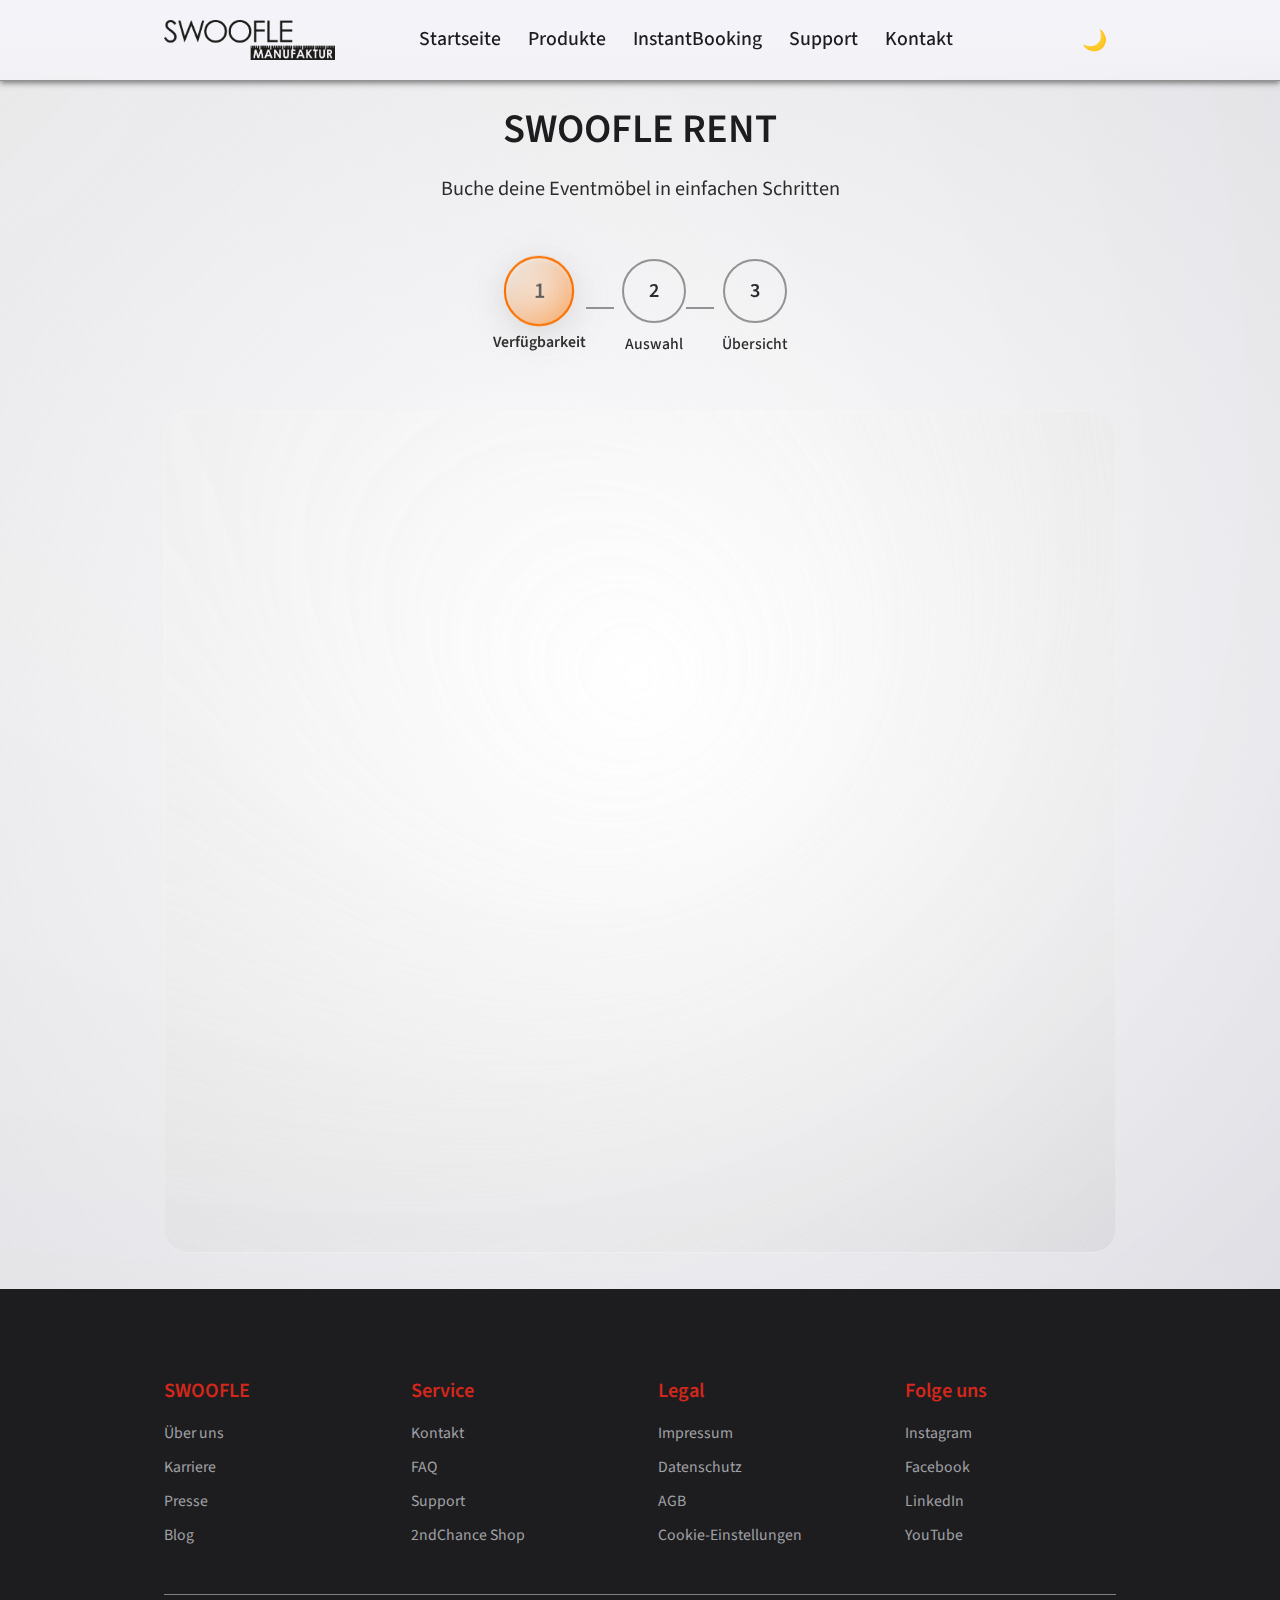
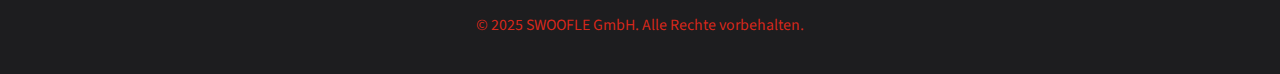
<file: booking.html>
<!DOCTYPE html>
<html lang="de">
<head>
    <meta charset="UTF-8">
    <meta name="viewport" content="width=device-width, initial-scale=1.0">
    <title>SWOOFLE Booking - Eventmöbel online buchen | Schritt-für-Schritt Buchungssystem</title>
    <meta name="description" content="Buche deine SWOOFLE Eventmöbel direkt online in nur 2-3 Schritten. FlatCubes, Flatdesks und Zubehör für dein Event mit InstantBooking.">
    <meta name="keywords" content="SWOOFLE Booking,Swoofle Rent, Eventmöbel mieten, FlatCube buchen, Online-Buchung, InstantBooking">
    <meta name="robots" content="noindex, follow">
    
    <!-- Schema.org für Booking-Seite -->
    <script type="application/ld+json">
    {
      "@context": "https://schema.org",
      "@type": "Service",
      "name": "SWOOFLE InstantBooking",
      "provider": {
        "@type": "Organization",
        "name": "SWOOFLE GmbH",
        "url": "https://www.swoofle.de"
      },
      "description": "Online-Buchungssystem für nachhaltige Eventmöbel mit 2-3 Schritten",
      "areaServed": "Europe",
      "availableChannel": {
        "@type": "ServiceChannel",
        "serviceUrl": "https://www.swoofle.de/booking.html",
        "serviceType": "Online Booking",
        "processingTime": "PT5M"
      },
      "offers": {
        "@type": "AggregateOffer",
        "priceCurrency": "EUR",
        "lowPrice": "5.95",
        "highPrice": "87.00",
        "offerCount": "7"
      }
    }
    </script>
    
    <!-- Fonts -->
    <link rel="preconnect" href="https://fonts.googleapis.com">
    <link rel="preconnect" href="https://fonts.gstatic.com" crossorigin>
    <link href="https://fonts.googleapis.com/css2?family=Source+Sans+3:wght@300;400;500;600&display=swap" rel="stylesheet">

    <!-- CSS -->
    <link rel="stylesheet" href="css/shared-base.css"/>
    <link rel="stylesheet" href="css/booking.css"/>
</head>

<body>
    <!-- Skip Navigation Link für Barrierefreiheit -->
    <a href="#main-content" class="sr-only">Zum Hauptinhalt springen</a>
    
    <!-- Header -->
    <header class="header" role="banner">
        <div class="container">
            <div class="header-content">
                <!-- Logo -->
                <div class="logo">
                    <img src="img/croppedlogoswoofle.png" alt="SWOOFLE Logo - Zurück zur Startseite" class="logo-light">
                    <img src="img/logodarkmode.png" alt="SWOOFLE Logo - Zurück zur Startseite" class="logo-dark">
                </div>
                
                <!-- Navigation -->
                <nav class="nav-menu" id="navMenu" role="navigation" aria-label="Hauptnavigation">
                    <a href="index.html">Startseite</a>
                    <a href="index.html#products">Produkte</a>
                    <a href="booking.html" aria-current="page">InstantBooking</a>
                    <a href="customersupport.html">Support</a>
                    <a href="kontakt.html">Kontakt</a>
                </nav>

                <!-- Header Controls -->
                <div class="header-controls">
                    <button class="theme-toggle" data-action="toggle-theme" aria-label="Theme wechseln zwischen Hell und Dunkel">
                        <span class="theme-icon" aria-hidden="true">🌙</span>
                    </button>
                    <button class="hamburger" data-action="toggle-menu" aria-label="Menü öffnen" aria-expanded="false" aria-controls="navMenu">
                        <span aria-hidden="true"></span>
                        <span aria-hidden="true"></span>
                        <span aria-hidden="true"></span>
                    </button>
                </div>
            </div>
        </div>
    </header>

    <!-- Main Content -->
    <main id="main-content" class="main-content" role="main">
        <div class="booking-page">
            <div class="container">
                <!-- Page Header -->
                <div class="page-header">
                    <h1>SWOOFLE RENT</h1>
                    <p>Buche deine Eventmöbel in einfachen Schritten</p>
                </div>

                <!-- Dynamic Stepper mit verbesserter Accessibility -->
                <div class="stepper" id="bookingStepper" role="navigation" aria-label="Buchungsfortschritt">
                    <!-- Flow A: Von index.html (2 Schritte) -->
                    <div class="stepper-variant flow-a" id="stepperFlowA" role="group" aria-label="2-Schritte Buchungsprozess">
                        <div class="glass-step active" data-step="1" role="tab" aria-selected="true" aria-current="step">
                            <span class="step-number" aria-hidden="true">1</span>
                            <span class="step-label">Auswahl</span>
                        </div>
                        <div class="glass-step" data-step="2" role="tab" aria-selected="false" aria-current="false">
                            <span class="step-number" aria-hidden="true">2</span>
                            <span class="step-label">Übersicht</span>
                        </div>
                    </div>
                    
                    <!-- Flow B: Direkter Zugriff (3 Schritte) -->
                    <div class="stepper-variant flow-b" id="stepperFlowB" role="group" aria-label="3-Schritte Buchungsprozess">
                        <div class="glass-step active" data-step="1" role="tab" aria-selected="true" aria-current="step">
                            <span class="step-number" aria-hidden="true">1</span>
                            <span class="step-label">Verfügbarkeit</span>
                        </div>
                        <div class="glass-step" data-step="2" role="tab" aria-selected="false" aria-current="false">
                            <span class="step-number" aria-hidden="true">2</span>
                            <span class="step-label">Auswahl</span>
                        </div>
                        <div class="glass-step" data-step="3" role="tab" aria-selected="false" aria-current="false">
                            <span class="step-number" aria-hidden="true">3</span>
                            <span class="step-label">Übersicht</span>
                        </div>
                    </div>
                </div>

                <!-- Status Region für Screen Reader -->
                <div role="status" aria-live="polite" aria-atomic="true" class="sr-only"></div>

                <!-- Booking Content -->
                <div class="booking-content" role="tabpanel">
                    
                    <!-- Flow B - Schritt 1: Verfügbarkeitsprüfung (nur bei direktem Zugriff) -->
                    <section class="step-content" data-step="availability" data-flow="b" aria-labelledby="availability-heading">
                        <div class="availability-section">
                            <div class="section-card">
                                <h2 id="availability-heading">Verfügbarkeit prüfen</h2>
                                <p class="section-description">Gib deinen gewünschten Zeitraum an und wähle optional die passende Produktkategorien aus</p>
                                
                                <form class="availability-form" aria-label="Verfügbarkeitsprüfung Formular">
                                    <div class="form-row">
                                        <div class="form-group">
                                            <label for="directStartDate">Startdatum: <abbr title="Pflichtfeld" aria-label="Pflichtfeld">*</abbr></label>
                                            <input type="date" id="directStartDate" class="date-input-large" required aria-required="true" aria-describedby="date-format-help">
                                        </div>
                                        <div class="form-group">
                                            <label for="directEndDate">Enddatum: <abbr title="Pflichtfeld" aria-label="Pflichtfeld">*</abbr></label>
                                            <input type="date" id="directEndDate" class="date-input-large" required aria-required="true" aria-describedby="date-format-help">
                                        </div>
                                    </div>
                                    <span id="date-format-help" class="help-text">Format: TT.MM.JJJJ</span>
                                    
                                    <div class="form-group">
                                        <fieldset>
                                            <legend>Gewünschte Produktkategorien (optional):</legend>
                                            <div class="category-selection-grid" role="group">
                                                <label class="category-card-selection">
                                                    <input type="checkbox" value="flatcubes" name="categories" aria-describedby="flatcubes-desc">
                                                    <div class="category-content">
                                                        <div class="category-icon">🪑</div>
                                                        <span class="category-name">FlatCubes</span>
                                                        <span class="category-price">ab 87€/Set</span>
                                                    </div>
                                                </label>
                                                <span id="flatcubes-desc" class="sr-only">Modulare Sitzwürfel ab 87€/Set/Tag</span>
                                                
                                                <label class="category-card-selection">
                                                    <input type="checkbox" value="desks" name="categories" aria-describedby="desks-desc">
                                                    <div class="category-content">
                                                        <div class="category-icon">🗃️</div>
                                                        <span class="category-name">Desks & Tables</span>
                                                        <span class="category-price">ab 7,54€/Tag</span>
                                                    </div>
                                                </label>
                                                <span id="desks-desc" class="sr-only">Tische und Schreibtische ab 7,54€/Tag</span>
                                                
                                                <label class="category-card-selection">
                                                    <input type="checkbox" value="accessories" name="categories" aria-describedby="accessories-desc">
                                                    <div class="category-content">
                                                        <div class="category-icon">🪴</div>
                                                        <span class="category-name">Zubehör</span>
                                                        <span class="category-price">ab 5,95€/Tag</span>
                                                    </div>
                                                </label>
                                                <span id="accessories-desc" class="sr-only">FlowerPots und weiteres Zubehör ab 5,95€/Tag</span>
                                            </div>
                                        </fieldset>
                                    </div>
                                    
                                    <div class="form-group">
                                        <label for="directReservationCode">Falls du bereits einen Reservierungscode hast:</label>
                                        <input type="text" id="directReservationCode" placeholder="SWF-ABC123" maxlength="12" aria-describedby="code-format-help">
                                        <p id="code-format-help" class="help-text">Reservierungscode eingeben (Format: SWF-XXXXXX)</p>
                                    </div>
                                    
                                    <button type="button" class="btn btn-primary btn-glass btn-block" id="checkDirectAvailability" disabled aria-busy="false">
                                        Verfügbarkeit prüfen
                                    </button>
                                </form>
                            </div>
                        </div>
                    </section>

                    <!-- Schritt 1/2: Produktauswahl -->
                    <section class="step-content" data-step="selection" aria-labelledby="selection-heading">
                        <h2 id="selection-heading" class="sr-only">Produktauswahl</h2>
                        
                        <div class="step1-two-column-layout">
                            <!-- Linke Spalte: Datum, Reservierungscode UND Akkordeons -->
                            <div class="left-column">
                                <!-- Datum Info (bei Flow A) oder Änderung (bei Flow B) -->
                                <div class="section-card">
                                    <h3>Dein Mietzeitraum</h3>
                                    
                                    <div class="selected-dates-display" id="selectedDatesDisplay" role="region" aria-label="Ausgewählter Mietzeitraum">
                                        <div class="date-info">
                                            <span class="date-label">Von:</span>
                                            <span class="date-value" id="displayStartDate" aria-live="polite">--</span>
                                        </div>
                                        <div class="date-info">
                                            <span class="date-label">Bis:</span>
                                            <span class="date-value" id="displayEndDate" aria-live="polite">--</span>
                                        </div>
                                        <div class="date-info">
                                            <span class="date-label">Dauer:</span>
                                            <span class="date-value" id="displayDuration" aria-live="polite">-- Tage</span>
                                        </div>
                                    </div>
                                    
                                    <!-- Flow B: Datum ändern möglich -->
                                    <div class="date-change-section" id="dateChangeSection" style="display: none;">
                                        <button class="btn btn-outline btn-sm" id="changeDatesBtn" aria-expanded="false" aria-controls="dateChangeForm">
                                            Datum ändern
                                        </button>
                                        
                                        <div class="date-change-form" id="dateChangeForm" style="display: none;" role="region" aria-label="Datum ändern">
                                            <div class="date-inputs">
                                                <div class="date-input">
                                                    <label for="newStartDate">Neues Startdatum:</label>
                                                    <input type="date" id="newStartDate" class="date-input-large" aria-describedby="new-date-help">
                                                </div>
                                                <div class="date-input">
                                                    <label for="newEndDate">Neues Enddatum:</label>
                                                    <input type="date" id="newEndDate" class="date-input-large" aria-describedby="new-date-help">
                                                </div>
                                            </div>
                                            <span id="new-date-help" class="sr-only">Wähle neue Daten für deinen Mietzeitraum</span>
                                            <div class="date-change-actions">
                                                <button class="btn btn-primary btn-sm" id="updateDatesBtn">Aktualisieren</button>
                                                <button class="btn btn-outline btn-sm" id="cancelDateChangeBtn">Abbrechen</button>
                                            </div>
                                        </div>
                                    </div>
                                    
                                    <div class="reservation-code-input" id="reservationCodeSection">
                                        <label for="reservationCode">Reservierungscode (optional):</label>
                                        <input id="reservationCode" placeholder="z.B. SWF-ABC123" type="text" aria-describedby="reservation-help"/>
                                        <p id="reservation-help" class="help-text">Nicht sicher beim Datum? <a class="contact-link" href="kontakt.html">Kontaktiere uns</a></p>
                                    </div>
                                </div>

                                <!-- Produktauswahl Akkordeon -->
                                <div class="accordion-section" id="productAccordions" role="region" aria-label="Produkt- und Versandoptionen">
                                    
                                    <!-- FlatCubes Akkordeon -->
                                    <div class="accordion-item" data-category="flatcubes">
                                        <div class="accordion-header" data-action="toggle-accordion" role="button" aria-expanded="false" aria-controls="flatcubes-content">
                                            <div class="accordion-title-group">
                                                <span class="accordion-icon icon-flatcubes"></span> 
                                                <h3>FlatCubes</h3>
                                            </div>
                                            <div class="accordion-controls">
                                                <button class="info-button" data-action="show-info" data-info="flatcubes" aria-label="Mehr Informationen über FlatCubes">
                                                    <span aria-hidden="true">i</span>
                                                </button>
                                                <span class="accordion-toggle-icon" aria-hidden="true">▼</span>
                                            </div>
                                        </div>
                                        <div class="accordion-content" id="flatcubes-content" role="region" aria-labelledby="flatcubes-heading">
                                            <h4 id="flatcubes-heading" class="sr-only">FlatCube Produkte</h4>
                                            <div class="product-grid-simple">
                                                <!-- FlatCube Premium Black -->
                                                <div class="product-item-simple">
                                                    <div class="product-info">
                                                        <div class="product-image-placeholder" role="img" aria-label="FlatCube Premium Black">FC</div>
                                                        <div class="product-details">
                                                            <div class="product-name">FlatCube Premium Black</div>
                                                            <div class="product-price">87€/Set/Tag</div>
                                                            <div class="product-availability" aria-live="polite">10 Sets verfügbar</div>
                                                        </div>
                                                    </div>
                                                    <div class="product-quantity" role="group" aria-label="Menge für FlatCube Premium Black">
                                                        <button class="quantity-btn" data-action="update-quantity" data-product="Flatcube Premium Black" data-delta="-1" aria-label="Menge verringern">−</button>
                                                        <input class="quantity-input" min="0" max="10" type="number" value="0" data-product="Flatcube Premium Black" aria-label="Anzahl FlatCube Premium Black Sets"/>
                                                        <button class="quantity-btn add" data-action="update-quantity" data-product="Flatcube Premium Black" data-delta="1" aria-label="Menge erhöhen">+</button>
                                                    </div>
                                                </div>
                                                
                                                <!-- FlatCube Premium White -->
                                                <div class="product-item-simple">
                                                    <div class="product-info">
                                                        <div class="product-image-placeholder" role="img" aria-label="FlatCube Premium White">FC</div>
                                                        <div class="product-details">
                                                            <div class="product-name">FlatCube Premium White</div>
                                                            <div class="product-price">87€/Set/Tag</div>
                                                            <div class="product-availability" aria-live="polite">8 Sets verfügbar</div>
                                                        </div>
                                                    </div>
                                                    <div class="product-quantity" role="group" aria-label="Menge für FlatCube Premium White">
                                                        <button class="quantity-btn" data-action="update-quantity" data-product="Flatcube Premium White" data-delta="-1" aria-label="Menge verringern">−</button>
                                                        <input class="quantity-input" min="0" max="8" type="number" value="0" data-product="Flatcube Premium White" aria-label="Anzahl FlatCube Premium White Sets"/>
                                                        <button class="quantity-btn add" data-action="update-quantity" data-product="Flatcube Premium White" data-delta="1" aria-label="Menge erhöhen">+</button>
                                                    </div>
                                                </div>
                                                
                                                <!-- FlatCube Premium Orange (Nicht verfügbar) -->
                                                <div class="product-item-simple disabled" aria-disabled="true">
                                                    <div class="product-info">
                                                        <div class="product-image-placeholder" role="img" aria-label="FlatCube Premium Orange - Nicht verfügbar">FC</div>
                                                        <div class="product-details">
                                                            <div class="product-name">FlatCube Premium Orange</div>
                                                            <div class="product-price">87€/Set/Tag</div>
                                                            <div class="product-availability out-of-stock" role="status">Nicht verfügbar</div>
                                                        </div>
                                                    </div>
                                                    <div class="product-quantity">
                                                        <button class="quantity-btn" disabled aria-label="Nicht verfügbar">−</button>
                                                        <input class="quantity-input" min="0" type="number" value="0" disabled aria-label="Nicht verfügbar"/>
                                                        <button class="quantity-btn" disabled aria-label="Nicht verfügbar">+</button>
                                                    </div>
                                                </div>
                                                
                                                <!-- FlatCube Premium Berry -->
                                                <div class="product-item-simple">
                                                    <div class="product-info">
                                                        <div class="product-image-placeholder" role="img" aria-label="FlatCube Premium Berry">FC</div>
                                                        <div class="product-details">
                                                            <div class="product-name">FlatCube Premium Berry</div>
                                                            <div class="product-price">87€/Set/Tag</div>
                                                            <div class="product-availability" aria-live="polite">3 Sets verfügbar</div>
                                                        </div>
                                                    </div>
                                                    <div class="product-quantity" role="group" aria-label="Menge für FlatCube Premium Berry">
                                                        <button class="quantity-btn" data-action="update-quantity" data-product="Flatcube Premium Berry" data-delta="-1" aria-label="Menge verringern">−</button>
                                                        <input class="quantity-input" min="0" max="3" type="number" value="0" data-product="Flatcube Premium Berry" aria-label="Anzahl FlatCube Premium Berry Sets"/>
                                                        <button class="quantity-btn add" data-action="update-quantity" data-product="Flatcube Premium Berry" data-delta="1" aria-label="Menge erhöhen">+</button>
                                                    </div>
                                                </div>
                                            </div>
                                        </div>
                                    </div>

                                    <!-- Desks & Tables Akkordeon -->
                                    <div class="accordion-item" data-category="desks">
                                        <div class="accordion-header" data-action="toggle-accordion" role="button" aria-expanded="false" aria-controls="desks-content">
                                            <div class="accordion-title-group">
                                                <div class="accordion-icon">🗃️</div>
                                                <h3>Desks & Tables</h3>
                                            </div>
                                            <div class="accordion-controls">
                                                <button class="info-button" data-action="show-info" data-info="desks" aria-label="Mehr Informationen über Desks & Tables">
                                                    <span aria-hidden="true">i</span>
                                                </button>
                                                <span class="accordion-toggle-icon" aria-hidden="true">▼</span>
                                            </div>
                                        </div>
                                        <div class="accordion-content" id="desks-content" role="region" aria-labelledby="desks-heading">
                                            <h4 id="desks-heading" class="sr-only">Desks & Tables Produkte</h4>
                                            <div class="product-grid-simple">
                                                <!-- FlatDesk -->
                                                <div class="product-item-simple">
                                                    <div class="product-info">
                                                        <div class="product-image-placeholder" role="img" aria-label="FlatDesk">FD</div>
                                                        <div class="product-details">
                                                            <div class="product-name">FlatDesk</div>
                                                            <div class="product-price">7,54€/Tag</div>
                                                            <div class="product-availability" aria-live="polite">30 verfügbar</div>
                                                        </div>
                                                    </div>
                                                    <div class="product-quantity" role="group" aria-label="Menge für FlatDesk">
                                                        <button class="quantity-btn" data-action="update-quantity" data-product="FlatDesk" data-delta="-1" aria-label="Menge verringern">−</button>
                                                        <input class="quantity-input" min="0" max="30" type="number" value="0" data-product="FlatDesk" aria-label="Anzahl FlatDesk"/>
                                                        <button class="quantity-btn add" data-action="update-quantity" data-product="FlatDesk" data-delta="1" aria-label="Menge erhöhen">+</button>
                                                    </div>
                                                </div>
                                                
                                                <!-- ThinkTable -->
                                                <div class="product-item-simple">
                                                    <div class="product-info">
                                                        <div class="product-image-placeholder" role="img" aria-label="ThinkTable">TT</div>
                                                        <div class="product-details">
                                                            <div class="product-name">ThinkTable</div>
                                                            <div class="product-price">13,92€/Tag</div>
                                                            <div class="product-availability" aria-live="polite">25 verfügbar</div>
                                                        </div>
                                                    </div>
                                                    <div class="product-quantity" role="group" aria-label="Menge für ThinkTable">
                                                        <button class="quantity-btn" data-action="update-quantity" data-product="ThinkTable" data-delta="-1" aria-label="Menge verringern">−</button>
                                                        <input class="quantity-input" min="0" max="25" type="number" value="0" data-product="ThinkTable" aria-label="Anzahl ThinkTable"/>
                                                        <button class="quantity-btn add" data-action="update-quantity" data-product="ThinkTable" data-delta="1" aria-label="Menge erhöhen">+</button>
                                                    </div>
                                                </div>
                                            </div>
                                        </div>
                                    </div>

                                    <!-- Zubehör Akkordeon -->
                                    <div class="accordion-item" data-category="accessories">
                                        <div class="accordion-header" data-action="toggle-accordion" role="button" aria-expanded="false" aria-controls="accessories-content">
                                            <div class="accordion-title-group">
                                                <div class="accordion-icon">🪴</div>
                                                <h3>Zubehör</h3>
                                            </div>
                                            <div class="accordion-controls">
                                                <button class="info-button" data-action="show-info" data-info="accessories" aria-label="Mehr Informationen über Zubehör">
                                                    <span aria-hidden="true">i</span>
                                                </button>
                                                <span class="accordion-toggle-icon" aria-hidden="true">▼</span>
                                            </div>
                                        </div>
                                        <div class="accordion-content" id="accessories-content" role="region" aria-labelledby="accessories-heading">
                                            <h4 id="accessories-heading" class="sr-only">Zubehör Produkte</h4>
                                            <div class="product-grid-simple">
                                                <!-- FlowerPot -->
                                                <div class="product-item-simple">
                                                    <div class="product-info">
                                                        <div class="product-image-placeholder" role="img" aria-label="FlowerPot">FP</div>
                                                        <div class="product-details">
                                                            <div class="product-name">FlowerPot</div>
                                                            <div class="product-price">5,95€/Tag</div>
                                                            <div class="product-availability" aria-live="polite">50 verfügbar</div>
                                                        </div>
                                                    </div>
                                                    <div class="product-quantity" role="group" aria-label="Menge für FlowerPot">
                                                        <button class="quantity-btn" data-action="update-quantity" data-product="FlowerPot" data-delta="-1" aria-label="Menge verringern">−</button>
                                                        <input class="quantity-input" min="0" max="50" type="number" value="0" data-product="FlowerPot" aria-label="Anzahl FlowerPot"/>
                                                        <button class="quantity-btn add" data-action="update-quantity" data-product="FlowerPot" data-delta="1" aria-label="Menge erhöhen">+</button>
                                                    </div>
                                                </div>
                                            </div>
                                        </div>
                                    </div>

                                    <!-- Versandoptionen -->
                                    <div class="accordion-item">
                                        <div class="accordion-header" data-action="toggle-accordion" role="button" aria-expanded="false" aria-controls="shipping-content">
                                            <div class="accordion-title-group">
                                                <div class="accordion-icon">🚚</div>
                                                <h3>Versandoptionen</h3>
                                            </div>
                                            <div class="accordion-controls">
                                                <button class="info-button" data-action="show-info" data-info="shipping" aria-label="Mehr Informationen über Versandoptionen">
                                                    <span aria-hidden="true">i</span>
                                                </button>
                                                <span class="accordion-toggle-icon" aria-hidden="true">▼</span>
                                            </div>
                                        </div>
                                        <div class="accordion-content" id="shipping-content" role="region" aria-labelledby="shipping-heading">
                                            <fieldset class="shipping-options" role="radiogroup" aria-labelledby="shipping-heading">
                                                <legend id="shipping-heading" class="sr-only">Versandoptionen auswählen</legend>
                                                
                                                <label class="shipping-option">
                                                    <input type="radio" name="shipping" value="standard-de" data-price="11.95" checked aria-describedby="standard-de-desc">
                                                    <div class="shipping-info">
                                                        <div class="shipping-name">Standardversand Deutschland</div>
                                                        <div class="shipping-description" id="standard-de-desc">Lieferung bis 12 Uhr</div>
                                                    </div>
                                                    <div class="shipping-price" aria-label="Preis">11,95€</div>
                                                </label>
                                                
                                                <label class="shipping-option">
                                                    <input type="radio" name="shipping" value="express-10" data-price="24.95" aria-describedby="express-10-desc">
                                                    <div class="shipping-info">
                                                        <div class="shipping-name">Express bis 10 Uhr</div>
                                                        <div class="shipping-description" id="express-10-desc">Garantierte Lieferung bis 10 Uhr</div>
                                                    </div>
                                                    <div class="shipping-price" aria-label="Preis">24,95€</div>
                                                </label>
                                                
                                                <label class="shipping-option">
                                                    <input type="radio" name="shipping" value="express-9" data-price="29.95" aria-describedby="express-9-desc">
                                                    <div class="shipping-info">
                                                        <div class="shipping-name">Express bis 9 Uhr</div>
                                                        <div class="shipping-description" id="express-9-desc">Garantierte Lieferung bis 9 Uhr</div>
                                                    </div>
                                                    <div class="shipping-price" aria-label="Preis">29,95€</div>
                                                </label>
                                                
                                                <label class="shipping-option">
                                                    <input type="radio" name="shipping" value="express-8" data-price="49.95" aria-describedby="express-8-desc">
                                                    <div class="shipping-info">
                                                        <div class="shipping-name">Express bis 8 Uhr</div>
                                                        <div class="shipping-description" id="express-8-desc">Garantierte Lieferung bis 8 Uhr</div>
                                                    </div>
                                                    <div class="shipping-price" aria-label="Preis">49,95€</div>
                                                </label>
                                                
                                                <label class="shipping-option">
                                                    <input type="radio" name="shipping" value="standard-eu" data-price="39.95" aria-describedby="standard-eu-desc">
                                                    <div class="shipping-info">
                                                        <div class="shipping-name">Standardversand Europa</div>
                                                        <div class="shipping-description" id="standard-eu-desc">Lieferung bis 12 Uhr (Europa)</div>
                                                    </div>
                                                    <div class="shipping-price" aria-label="Preis">39,95€</div>
                                                </label>
                                                
                                                <label class="shipping-option">
                                                    <input type="radio" name="shipping" value="overnight-eu" data-price="79.95" aria-describedby="overnight-eu-desc">
                                                    <div class="shipping-info">
                                                        <div class="shipping-name">Overnight Europa</div>
                                                        <div class="shipping-description" id="overnight-eu-desc">Overnight-Versand bis 12 Uhr</div>
                                                    </div>
                                                    <div class="shipping-price" aria-label="Preis">79,95€</div>
                                                </label>
                                            </fieldset>
                                        </div>
                                    </div>

                                    <!-- Schutzpaket -->
                                    <div class="accordion-item">
                                        <div class="accordion-header" data-action="toggle-accordion" role="button" aria-expanded="false" aria-controls="insurance-content">
                                            <div class="accordion-title-group">
                                                <div class="accordion-icon">🛡️</div>
                                                <h3>Schutzpaket (optional)</h3>
                                            </div>
                                            <div class="accordion-controls">
                                                <button class="info-button" data-action="show-info" data-info="insurance" aria-label="Mehr Informationen über das Schutzpaket">
                                                    <span aria-hidden="true">i</span>
                                                </button>
                                                <span class="accordion-toggle-icon" aria-hidden="true">▼</span>
                                            </div>
                                        </div>
                                        <div class="accordion-content" id="insurance-content" role="region" aria-labelledby="insurance-heading">
                                            <p class="insurance-description">Reduziert Selbstbeteiligung auf 30% bei Beschädigung, 70% bei Verlust/Diebstahl</p>
                                            <fieldset class="insurance-options" role="group" aria-labelledby="insurance-heading">
                                                <legend id="insurance-heading" class="sr-only">Schutzpaket Optionen</legend>
                                                
                                                <label class="insurance-option">
                                                    <input type="checkbox" data-insurance="cube" data-price="5.80" aria-describedby="cube-insurance-desc">
                                                    <span class="insurance-name">Cube Schutzpaket</span>
                                                    <span class="insurance-price" aria-label="Preis pro Tag">+5,80€/Tag</span>
                                                </label>
                                                <span id="cube-insurance-desc" class="sr-only">Schutzpaket für FlatCubes</span>
                                                
                                                <label class="insurance-option">
                                                    <input type="checkbox" data-insurance="desk" data-price="1.16" aria-describedby="desk-insurance-desc">
                                                    <span class="insurance-name">FlatDesk Schutzpaket</span>
                                                    <span class="insurance-price" aria-label="Preis pro Tag">+1,16€/Tag</span>
                                                </label>
                                                <span id="desk-insurance-desc" class="sr-only">Schutzpaket für FlatDesks</span>
                                                
                                                <label class="insurance-option">
                                                    <input type="checkbox" data-insurance="pot" data-price="1.16" aria-describedby="pot-insurance-desc">
                                                    <span class="insurance-name">FlowerPot Schutzpaket</span>
                                                    <span class="insurance-price" aria-label="Preis pro Tag">+1,16€/Tag</span>
                                                </label>
                                                <span id="pot-insurance-desc" class="sr-only">Schutzpaket für FlowerPots</span>
                                                
                                                <label class="insurance-option">
                                                    <input type="checkbox" data-insurance="table" data-price="13.92" aria-describedby="table-insurance-desc">
                                                    <span class="insurance-name">ThinkTable Schutzpaket</span>
                                                    <span class="insurance-price" aria-label="Preis pro Tag">+13,92€/Tag</span>
                                                </label>
                                                <span id="table-insurance-desc" class="sr-only">Schutzpaket für ThinkTables</span>
                                            </fieldset>
                                        </div>
                                    </div>
                                </div>
                            </div>

                            <!-- Rechte Spalte: Live Übersicht -->
                            <div class="right-column">
                                <aside class="live-summary" role="complementary" aria-labelledby="summary-title">
                                    <h3 id="summary-title">Zusammenfassung deiner Auswahl</h3>
                                    <div class="summary-content">
                                        <div class="summary-item">
                                            <span>Zeitraum:</span>
                                            <span id="selectedDateRange" aria-live="polite">Bitte Datum wählen</span>
                                        </div>
                                        <div class="summary-item">
                                            <span>Ausgewählte Artikel:</span>
                                            <span id="selectedItemsCount" aria-live="polite">0</span>
                                        </div>
                                        <div class="summary-item total">
                                            <span>Geschätzte Gesamtsumme:</span>
                                            <span id="estimatedTotal" aria-live="polite">0,00€</span>
                                        </div>
                                    </div>
                                    
                                    <button class="btn btn-primary btn-glass btn-block" data-action="next-step" id="proceedToSummary" disabled aria-busy="false">
                                        Zur Übersicht
                                    </button>
                                </aside>
                            </div>
                        </div>
                    </section>

                    <!-- Schritt 2/3: Gesamtübersicht mit Reservierungscode -->
                    <section class="step-content" data-step="summary" aria-labelledby="summary-main-heading">
                        <h2 id="summary-main-heading" class="sr-only">Buchungsübersicht und Bestätigung</h2>
                        
                        <!-- Verbesserte Reservierungscode Anzeige -->
                        <div class="reservation-display" style="display: none; opacity: 0;" id="reservationCodeDisplay" role="region" aria-label="Dein Reservierungscode">
                            <h3>Dein Reservierungscode</h3>
                            <div class="reservation-code-display" id="generatedReservationId" aria-live="polite" aria-atomic="true"></div>
                            <p>Dieser Code ist 24 Stunden gültig. Bitte notiere ihn dir für deine Unterlagen.</p>
                            <button class="copy-code-btn" id="copyReservationId" aria-label="Reservierungscode in Zwischenablage kopieren">
                                📋 Code kopieren
                            </button>
                        </div>

                        <div class="final-summary-layout">
                            <div class="final-summary-card">
                                <h2>Buchungsübersicht</h2>
                                
                                <div class="summary-sections">
                                    <section class="summary-section" aria-labelledby="timeframe-title">
                                        <h4 id="timeframe-title">Zeitraum</h4>
                                        <div class="summary-details">
                                            <p><strong>Start:</strong> <span id="finalStartDate">--</span></p>
                                            <p><strong>Ende:</strong> <span id="finalEndDate">--</span></p>
                                            <p><strong>Dauer:</strong> <span id="finalDuration">-- Tage</span></p>
                                        </div>
                                    </section>
                                    
                                    <section class="summary-section" aria-labelledby="products-title-final">
                                        <h4 id="products-title-final">Produkte</h4>
                                        <div class="summary-details">
                                            <ul id="finalProductList" role="list">
                                                <li>Keine Produkte ausgewählt</li>
                                            </ul>
                                        </div>
                                    </section>
                                    
                                    <section class="summary-section" aria-labelledby="delivery-title">
                                        <h4 id="delivery-title">Lieferung</h4>
                                        <div class="summary-details">
                                            <p><strong>Option:</strong> <span id="finalShippingOption">Standardversand Deutschland</span></p>
                                            <p><strong>Kosten:</strong> <span id="finalShippingCost">11,95€</span></p>
                                        </div>
                                    </section>
                                    
                                    <section class="summary-section" aria-labelledby="protection-title">
                                        <h4 id="protection-title">Schutzpaket</h4>
                                        <div class="summary-details">
                                            <p id="finalInsuranceDetails">Kein Schutzpaket ausgewählt</p>
                                            <p><strong>Kosten:</strong> <span id="finalInsuranceCost">0,00€</span></p>
                                        </div>
                                    </section>
                                    
                                    <section class="summary-section cost-breakdown" aria-labelledby="costs-title">
                                        <h4 id="costs-title">Kostenaufstellung</h4>
                                        <div class="cost-details">
                                            <div class="cost-item">
                                                <span>Produkte:</span>
                                                <span id="finalProductCost" aria-label="Produktkosten">0,00€</span>
                                            </div>
                                            <div class="cost-item">
                                                <span>Versand:</span>
                                                <span id="finalShippingCost2" aria-label="Versandkosten">11,95€</span>
                                            </div>
                                            <div class="cost-item">
                                                <span>Schutzpaket:</span>
                                                <span id="finalInsuranceCost2" aria-label="Schutzpaket Kosten">0,00€</span>
                                            </div>
                                            <div class="cost-item">
                                                <span>Zwischensumme:</span>
                                                <span id="finalSubtotal" aria-label="Zwischensumme">11,95€</span>
                                            </div>
                                            <div class="cost-item">
                                                <span>MwSt. (19%):</span>
                                                <span id="finalVat" aria-label="Mehrwertsteuer">2,27€</span>
                                            </div>
                                            <div class="cost-item total" role="status" aria-live="polite">
                                                <span>Gesamtsumme:</span>
                                                <span id="finalTotal" aria-label="Gesamtsumme inklusive Mehrwertsteuer">14,22€</span>
                                            </div>
                                        </div>
                                    </section>
                                </div>

                                <div class="final-actions" role="group" aria-label="Buchungsaktionen">
                                    <button class="btn btn-primary btn-glass btn-large" data-action="complete-purchase" aria-busy="false">
                                        Jetzt kaufen
                                    </button>
                                    <button class="btn btn-outline btn-large" data-action="generate-offer" aria-busy="false">
                                        Angebot drucken
                                    </button>
                                    <button class="btn btn-outline" data-action="prev-step">
                                        Zurück zur Auswahl
                                    </button>
                                </div>
                            </div>
                        </div>
                    </section>
                </div>
            </div>
        </div>
    </main>

    <!-- Info Popups -->
    <div class="info-popup" id="infoPopup" style="display: none;" role="dialog" aria-labelledby="infoTitle" aria-modal="true" aria-hidden="true">
        <div class="info-popup-content">
            <div class="info-popup-header">
                <h4 id="infoTitle">Information</h4>
                <button class="close-info" data-action="close-info" aria-label="Information schließen">×</button>
            </div>
            <div class="info-popup-body" id="infoContent" role="document">
                <!-- Inhalt wird dynamisch geladen -->
            </div>
            <div class="info-popup-footer">
                <a href="customersupport.html" class="help-link">Mehr Informationen findest du im Supportbereich</a>
            </div>
        </div>
    </div>

    <!-- Footer -->
    <footer class="footer" role="contentinfo">
        <div class="container">
            <div class="footer-content">
                <div class="footer-section">
                    <h4>SWOOFLE</h4>
                    <a href="index.html#about">Über uns</a>
                    <a href="#">Karriere</a>
                    <a href="#">Presse</a>
                    <a href="#">Blog</a>
                </div>
                <div class="footer-section">
                    <h4>Service</h4>
                    <a href="kontakt.html">Kontakt</a>
                    <a href="index.html#faq">FAQ</a>
                    <a href="customersupport.html">Support</a>
                    <a href="#">2ndChance Shop</a>
                </div>
                <div class="footer-section">
                    <h4>Legal</h4>
                    <a href="#">Impressum</a>
                    <a href="#">Datenschutz</a>
                    <a href="#">AGB</a>
                    <a href="#">Cookie-Einstellungen</a>
                </div>
                <div class="footer-section">
                    <h4>Folge uns</h4>
                    <a href="#" aria-label="SWOOFLE auf Instagram">Instagram</a>
                    <a href="#" aria-label="SWOOFLE auf Facebook">Facebook</a>
                    <a href="#" aria-label="SWOOFLE auf LinkedIn">LinkedIn</a>
                    <a href="#" aria-label="SWOOFLE auf YouTube">YouTube</a>
                </div>
            </div>
            <div class="footer-bottom">
                <p>&copy; 2025 SWOOFLE GmbH. Alle Rechte vorbehalten.</p>
            </div>
        </div>
    </footer>

    <!-- Screen Reader Only Styles -->
    <style>
        .sr-only {
            position: absolute;
            width: 1px;
            height: 1px;
            padding: 0;
            margin: -1px;
            overflow: hidden;
            clip: rect(0, 0, 0, 0);
            white-space: nowrap;
            border: 0;
        }
    </style>

    <!-- Scripts -->
    <script src="js/booking.js"></script>
</body>
</html>
</file>
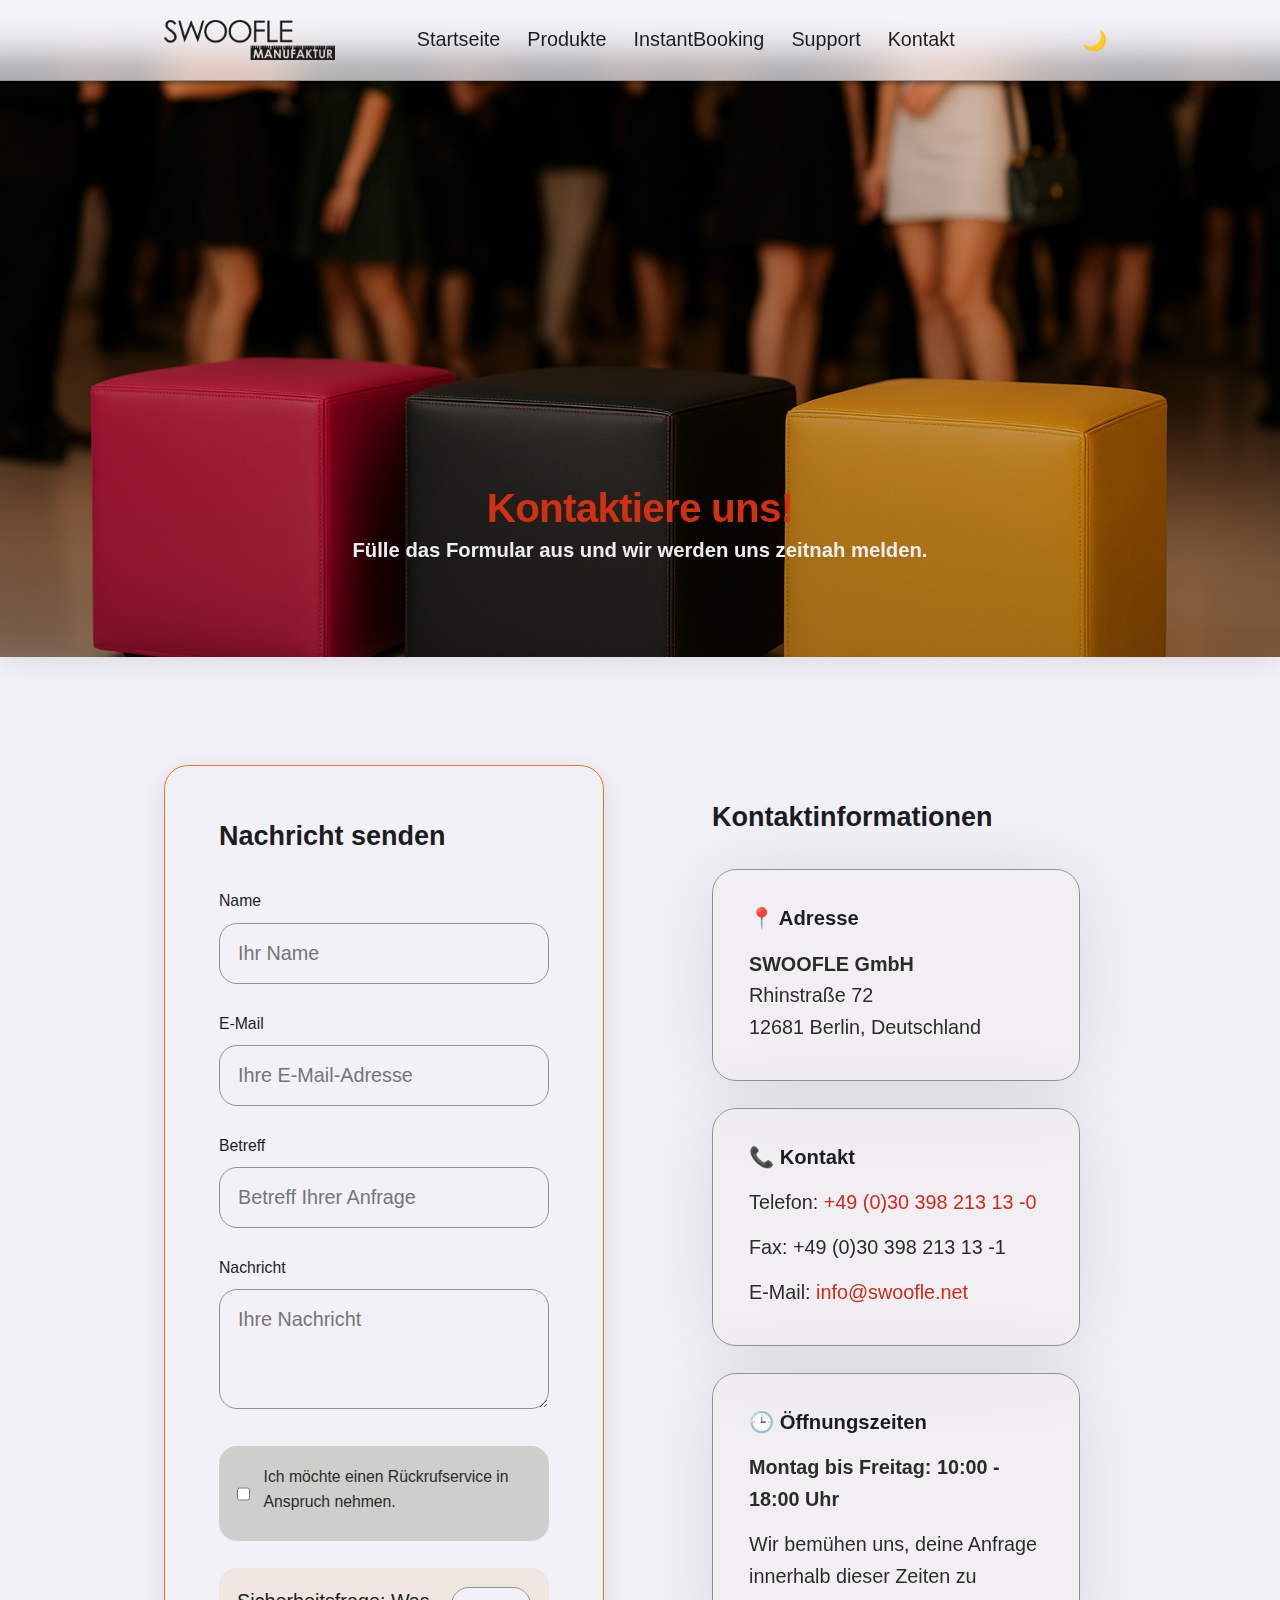
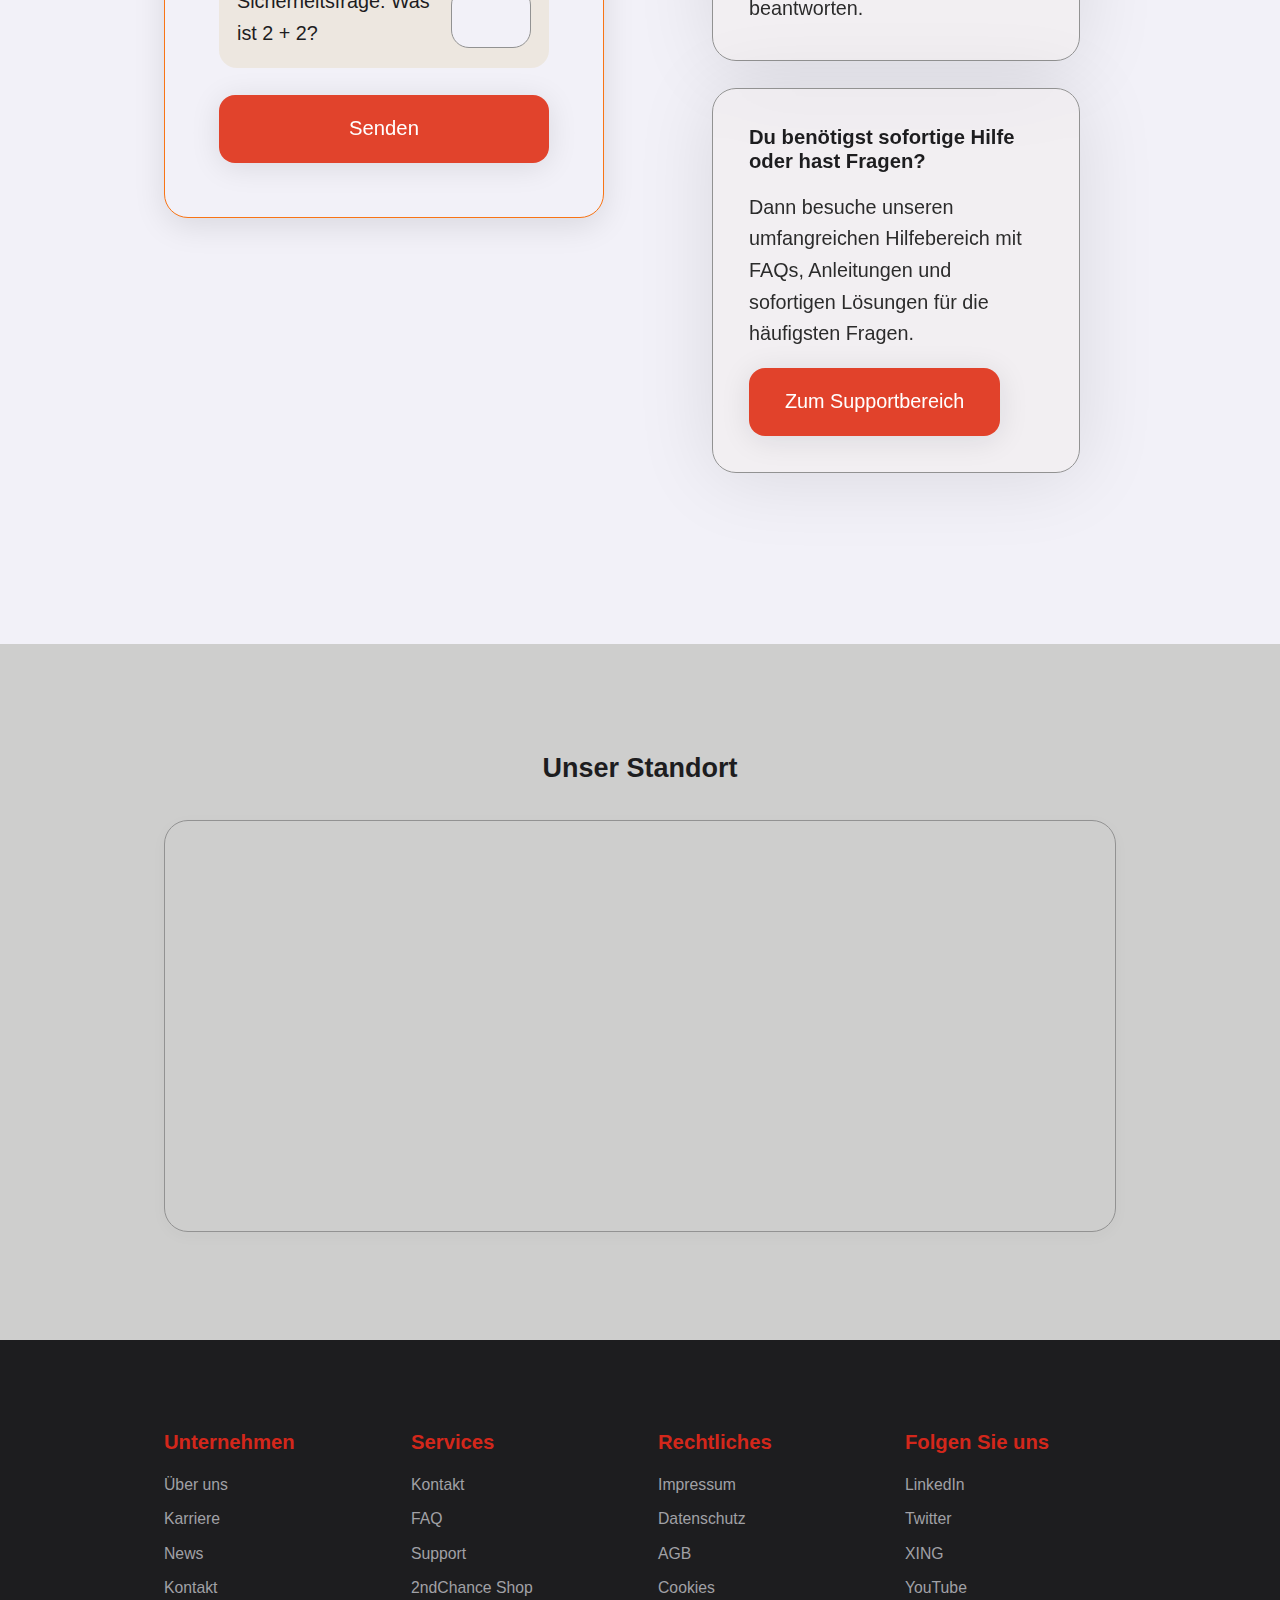
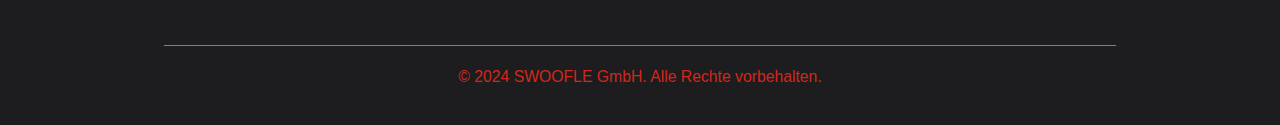
<file: kontakt.html>
<!DOCTYPE html>
<html lang="de">
<head>
    <meta charset="UTF-8">
    <meta name="viewport" content="width=device-width, initial-scale=1.0">
    <title>Kontakt - SWOOFLE GmbH | Ihr Partner für Eventmöbel in Berlin</title>
    
    <!-- SEO Meta Tags -->
    <meta name="description" content="Kontaktieren Sie SWOOFLE GmbH in Berlin. Telefon: +49 (0)30 398 213 13 -0, E-Mail: info@swoofle.net. Öffnungszeiten Mo-Fr 10-18 Uhr. Rückrufservice verfügbar.">
    <meta name="keywords" content="SWOOFLE, Kontakt, Berlin, Rhinstraße, Rückrufservice, Beratung, Support">
    <meta name="robots" content="index, follow">
    <meta name="author" content="SWOOFLE GmbH">
    
    <!-- Geo Meta Tags -->
    <meta name="geo.region" content="DE-BE">
    <meta name="geo.placename" content="Berlin">
    <meta name="geo.position" content="52.4564;13.5269">
    <meta name="ICBM" content="52.4564, 13.5269">
    
    <!-- Open Graph -->
    <meta property="og:title" content="Kontakt - SWOOFLE GmbH">
    <meta property="og:description" content="Kontaktieren Sie uns in Berlin. Professionelle Beratung und Service von Mo-Fr 10-18 Uhr.">
    <meta property="og:type" content="website">
    <meta property="og:locale" content="de_DE">
    
    <!-- Structured Data for Local Business -->
    <script type="application/ld+json">
    {
        "@context": "https://schema.org",
        "@type": "LocalBusiness",
        "name": "SWOOFLE GmbH",
        "address": {
            "@type": "PostalAddress",
            "streetAddress": "Rhinstraße 72",
            "postalCode": "12681",
            "addressLocality": "Berlin",
            "addressCountry": "DE"
        },
        "telephone": "+49 30 398 213 13 0",
        "faxNumber": "+49 30 398 213 13 1",
        "email": "info@swoofle.net",
        "openingHours": "Mo-Fr 10:00-18:00",
        "geo": {
            "@type": "GeoCoordinates",
            "latitude": "52.4564",
            "longitude": "13.5269"
        },
        "contactPoint": {
            "@type": "ContactPoint",
            "telephone": "+49 30 398 213 13 0",
            "contactType": "customer service"
        }
    }
    </script>
    
    <!-- CSS -->
    <link rel="stylesheet" href="/css/shared-base.css">
    <link rel="stylesheet" href="/css/kontakt.css">

</head>
<body>
    <!-- Header -->
    <header class="header">
        <div class="container">
            <div class="header-content">
                <!-- Logo -->
                <div class="logo">
                    <img src="img/croppedlogoswoofle.png" alt="SWOOFLE GmbH" class="logo-light">
                    <img src="img/logodarkmode.png" alt="SWOOFLE GmbH" class="logo-dark">
                </div>
                
                <!-- Navigation -->
                <nav class="nav-menu" id="navMenu">
                    <a href="index.html">Startseite</a>
                    <a href="index.html#products">Produkte</a>
                    <a href="booking.html">InstantBooking</a>
                    <a href="customersupport.html">Support</a>
                    <a href="kontakt.html" aria-current="page">Kontakt</a>
                </nav>
                
                <!-- Header Controls -->
                <div class="header-controls">
                    <button class="theme-toggle" id="themeToggle" aria-label="Theme umschalten">
                        <span class="theme-icon">🌙</span>
                    </button>
                    
                    <button class="hamburger" id="hamburger" aria-label="Menü öffnen">
                        <span></span>
                        <span></span>
                        <span></span>
                    </button>
                </div>
            </div>
        </div>
    </header>

    <!-- Main Content -->
    <main class="main-content">
        <!-- Hero Section -->
        <section class="hero-section">
            <div class="container">
                <div class="hero-content">
                    <h1>Kontaktiere uns!</h1>
                    <p>Fülle das Formular aus und wir werden uns zeitnah melden.</p>
                </div>
            </div>
        </section>

        <!-- Contact Section -->
        <section class="contact-section">
            <div class="container">
                <div class="contact-grid">
                    <!-- Contact Form -->
                    <div class="contact-form-wrapper">
                        <h2 class="section-title">Nachricht senden</h2>
                        
                        <div id="contactStatus" class="status-message"></div>
                        
                        <form id="contactForm" action="#" method="post">
                            <div class="form-group">
                                <label for="name" class="form-label">Name</label>
                                <input type="text" id="name" name="name" class="form-input" placeholder="Ihr Name" required>
                            </div>
                            
                            <div class="form-group">
                                <label for="email" class="form-label">E-Mail</label>
                                <input type="email" id="email" name="email" class="form-input" placeholder="Ihre E-Mail-Adresse" required>
                            </div>
                            
                            <div class="form-group">
                                <label for="subject" class="form-label">Betreff</label>
                                <input type="text" id="subject" name="subject" class="form-input" placeholder="Betreff Ihrer Anfrage" required>
                            </div>
                            
                            <div class="form-group">
                                <label for="message" class="form-label">Nachricht</label>
                                <textarea id="message" name="message" class="form-textarea" placeholder="Ihre Nachricht" required></textarea>
                            </div>

                            <!-- Rückrufservice Checkbox -->
                            <div class="checkbox-group">
                                <input type="checkbox" id="callbackService" name="callback_service" class="checkbox-input">
                                <label for="callbackService" class="checkbox-label">Ich möchte einen Rückrufservice in Anspruch nehmen.</label>
                            </div>
                            
                            <!-- CAPTCHA -->
                            <div class="captcha-container">
                                <span class="captcha-question">Sicherheitsfrage: Was ist <span id="captchaNum1">7</span> + <span id="captchaNum2">3</span>?</span>
                                <input type="number" id="captchaAnswer" name="captcha" class="captcha-input form-input" required aria-label="CAPTCHA Antwort">
                            </div>
                            
                            <button type="submit" class="btn btn-primary btn-submit">Senden</button>
                        </form>
                    </div>

                    <!-- Contact Information -->
                    <div class="contact-info">
                        <h2 class="section-title">Kontaktinformationen</h2>
                        
                        <div class="info-card">
                            <h3>📍 Adresse</h3>
                            <div class="info-item">
                                <span><strong>SWOOFLE GmbH</strong><br>
                                Rhinstraße 72<br>
                                12681 Berlin, Deutschland</span>
                            </div>
                        </div>
                        
                        <div class="info-card">
                            <h3>📞 Kontakt</h3>
                            <div class="info-item">
                                <span>Telefon: <a href="tel:+4930398213130">+49 (0)30 398 213 13 -0</a></span>
                            </div>
                            <div class="info-item">
                                <span>Fax: +49 (0)30 398 213 13 -1</span>
                            </div>
                            <div class="info-item">
                                <span>E-Mail: <a href="mailto:info@swoofle.net">info@swoofle.net</a></span>
                            </div>
                        </div>
                        
                        <div class="info-card">
                            <h3>🕒 Öffnungszeiten</h3>
                            <div class="info-item">
                                <span><strong>Montag bis Freitag: 10:00 - 18:00 Uhr</strong></span>
                            </div>
                            <div class="info-item">
                                <span>Wir bemühen uns, deine Anfrage innerhalb dieser Zeiten zu beantworten.</span>
                            </div>
                        </div>

                        <div class="info-card">
                            <h3>Du benötigst sofortige Hilfe oder hast Fragen?</h3>
                            <div class="info-item">
                                <span>Dann besuche unseren umfangreichen Hilfebereich mit FAQs, Anleitungen und sofortigen Lösungen für die häufigsten Fragen.</span>
                            </div>
                            <div style="margin-top: 1rem;">
                                <a href="customersupport.html" class="btn btn-primary">Zum Supportbereich</a>
                            </div>
                        </div>
                    </div>
                </div>
            </div>
        </section>

        <!-- Map Section -->
        <section class="map-section">
            <div class="container">
                <h2 class="section-title" style="text-align: center; margin-bottom: var(--space-8);">Unser Standort</h2>
                <div class="map-container">
                    <iframe 
                        src="https://www.google.com/maps/embed?pb=!1m18!1m12!1m3!1d2429.5234567890123!2d13.524567890123456!3d52.45646789012345!2m3!1f0!2f0!3f0!3m2!1i1024!2i768!4f13.1!3m3!1m2!1s0x0%3A0x0!2sRhinstra%C3%9Fe%2072%2C%2012681%20Berlin!5e0!3m2!1sde!2sde!4v1234567890123"
                        allowfullscreen=""
                        loading="lazy"
                        referrerpolicy="no-referrer-when-downgrade"
                        title="SWOOFLE GmbH Standort - Rhinstraße 72, 12681 Berlin">
                    </iframe>
                </div>
            </div>
        </section>
    </main>

    <!-- Rückrufservice Pop-up -->
    <div class="popup-overlay" id="callbackPopup">
        <div class="popup-content">
            <div class="popup-header">
                <h3 class="popup-title">Rückrufservice</h3>
                <button class="popup-close" id="popupClose">&times;</button>
            </div>
            
            <div id="callbackStatus" class="status-message"></div>
            
            <form id="callbackForm">
                <div class="form-group">
                    <label for="callbackPhone" class="form-label">Telefonnummer</label>
                    <input type="tel" id="callbackPhone" name="callback_phone" class="form-input" placeholder="Ihre Telefonnummer" required>
                </div>
                
                <div class="form-group">
                    <label for="callbackTime" class="form-label">Gewünschte Rückrufzeit</label>
                    <select id="callbackTime" name="callback_time" class="form-select" required>
                        <option value="">Bitte wählen...</option>
                        <option value="morning">Vormittags (10:00 - 12:00 Uhr)</option>
                        <option value="afternoon">Mittags (13:00 - 15:00 Uhr)</option>
                        <option value="evening">Spät (15:00 - 18:00 Uhr)</option>
                    </select>
                </div>
                
                <button type="submit" class="btn btn-primary btn-submit">Rückruf anfordern</button>
            </form>
        </div>
    </div>

    <!-- Footer -->
    <footer class="footer">
        <div class="container">
            <div class="footer-content">
                <div class="footer-section">
                    <h4>Unternehmen</h4>
                      <a href="#about" data-action="close-menu">Über uns</a>
                    <a href="careers.html">Karriere</a>
                    <a href="news.html">News</a>
                    <a href="kontakt.html">Kontakt</a>
                </div>
                
                <div class="footer-section">
                    <h4>Services</h4>
                     <a href="kontakt.html">Kontakt</a>
                    <a href="index.html#faq">FAQ</a>
                    <a href="customersupport.html">Support</a>
                    <a href="#">2ndChance Shop</a>
                </div>
                
                <div class="footer-section">
                    <h4>Rechtliches</h4>
                    <a href="impressum.html">Impressum</a>
                    <a href="datenschutz.html">Datenschutz</a>
                    <a href="agb.html">AGB</a>
                    <a href="cookies.html">Cookies</a>
                </div>
                
                <div class="footer-section">
                    <h4>Folgen Sie uns</h4>
                    <a href="#" aria-label="LinkedIn">LinkedIn</a>
                    <a href="#" aria-label="Twitter">Twitter</a>
                    <a href="#" aria-label="XING">XING</a>
                    <a href="#" aria-label="YouTube">YouTube</a>
                </div>
            </div>
            
            <div class="footer-bottom">
                <p>&copy; 2024 SWOOFLE GmbH. Alle Rechte vorbehalten.</p>
            </div>
        </div>
    </footer>

    <!-- JavaScript -->
    <script src="/js/kontakt.js"></script>
    <script src="/js/script.js"></script>
</body>
</html>
</file>
<file: css/shared-base.css>
/* ===== SHARED.CSS - Basierend auf originaler shared-base.css (KORRIGIERT) ===== */

/* ===== CSS VARIABLES - Gemeinsame Theme-Variablen ===== */
:root {
    /* Fonts - Apple-like */
    --font-primary: 'Source Sans 3', -apple-system, BlinkMacSystemFont, 'Segoe UI', sans-serif;
    --font-mono: 'SF Mono', Monaco, 'Cascadia Code', 'Roboto Mono', Consolas, 'Courier New', monospace;
    --font-weight-light: 300;
    --font-weight-normal: 400;
    --font-weight-medium: 500;
    --font-weight-semibold: 600;

    /* Typography Scale */
    --text-xs: 0.75rem;
    --text-sm: 0.875rem;
    --text-base: 1.1rem;
    --text-lg: 1.125rem;
    --text-xl: 1.25rem;
    --text-2xl: 1.5rem;
    --text-3xl: 1.875rem;
    --text-4xl: 2.25rem;
    --text-5xl: 3rem;
    --text-6xl: 4rem;

    /* Spacing - Generous like Apple */
    --space-1: 0.25rem;
    --space-2: 0.5rem;
    --space-3: 0.75rem;
    --space-4: 1rem;
    --space-5: 1.25rem;
    --space-6: 1.5rem;
    --space-8: 2rem;
    --space-10: 2.5rem;
    --space-12: 3rem;
    --space-16: 4rem;
    --space-20: 5rem;
    --space-24: 6rem;
    --space-32: 8rem;

    /* Border Radius */
    --radius-sm: 6px;
    --radius-md: 12px;
    --radius-lg: 18px;
    --radius-xl: 24px;
    --radius-2xl: 32px;

    /* Transitions */
    --transition-fast: 0.15s ease;
    --transition-normal: 0.3s ease;
    --transition-slow: 0.5s ease;

    /* Light Theme (Apple-like) */
    --bg-primary: #f2f1f8;
    --bg-secondary: #cececd;
    --bg-tertiary: #ede7e0;
    --text-primary: #1d1d1f;
    --text-secondary: #2b2b2b;
    --text-tertiary: #151515;
    --border-light: #929292;
    --border-medium: #817f7f;
    --accent-orange: #d3271b;
    --accent-orange-light: #dadad8;
    --accent-orange-dark: #b12318;
    --accent-pink: #f87415;
    --shadow-light: 0 2px 8px rgba(0, 0, 0, 0.02);
    --shadow-medium: 0 4px 16px rgba(49, 48, 48, 0.03);
    --shadow-strong: 0 8px 32px rgba(0, 0, 0, 0.1);

    /* Help Center spezifische Variablen - WICHTIG für customersupport.html */
    --help-bg-primary: var(--bg-primary);
    --help-bg-secondary: var(--bg-secondary);
    --help-bg-tertiary: var(--bg-tertiary);
    --help-text-primary: var(--text-primary);
    --help-text-secondary: var(--text-secondary);
    --help-text-tertiary: var(--text-tertiary);
    --help-accent: var(--accent-orange);
    --help-accent-hover: #1a1a1a;
    --help-accent-light: var(--accent-orange-light);
    --help-shadow-subtle: var(--shadow-light);
    --help-shadow-soft: var(--shadow-medium);
    --help-shadow-medium: var(--shadow-medium);
    --help-shadow-strong: var(--shadow-strong);
    --help-shadow-inset: inset 2px 2px 6px rgba(135, 134, 134, 0.15), inset -2px -2px 6px rgba(181, 180, 180, 0.9);
    --help-shadow-raised: 6px 6px 12px rgba(193, 192, 192, 0.15), -6px -6px 12px rgba(100, 99, 99, 0.4);
    --help-radius-sm: var(--radius-sm);
    --help-radius-md: var(--radius-md);
    --help-radius-lg: var(--radius-lg);
    --help-radius-xl: var(--radius-xl);
    --help-space-xs: var(--space-2);
    --help-space-sm: var(--space-3);
    --help-space-md: var(--space-4);
    --help-space-lg: var(--space-6);
    --help-space-xl: var(--space-8);
    --help-space-2xl: var(--space-12);
    --help-font-size-xs: var(--text-xs);
    --help-font-size-sm: var(--text-sm);
    --help-font-size-base: var(--text-base);
    --help-font-size-lg: var(--text-lg);
    --help-font-size-xl: var(--text-xl);
    --help-font-size-2xl: var(--text-2xl);
    --help-font-size-3xl: var(--text-3xl);
}

/* Dark Theme für beide Seiten */
[data-theme="dark"] {
    --bg-primary: #2c2c2c;
    --bg-secondary: #5e5e5f;
    --bg-tertiary: #3d3d3d;
    --text-primary: #f5f5f7;
    --text-secondary: #d8d8d9;
    --text-tertiary: #f7f2f2;
    --border-light: #fa821f;
    --border-medium: #fd983a;
    --accent-orange: #fa612a;
    --accent-orange-light: rgb(253, 145, 37);
    --accent-orange-dark: #e55527;
    --shadow-light: 0 2px 8px rgba(0, 0, 0, 0.3);
    --shadow-medium: 0 4px 16px rgba(0, 0, 0, 0.4);
    --shadow-strong: 0 8px 32px rgba(0, 0, 0, 0.5);

    /* Help Center Dark Theme - WICHTIG für customersupport.html */
    --help-bg-primary: #262626;
    --help-bg-secondary: #464647;
    --help-bg-tertiary: #121212;
    --help-text-primary: #fd9125;
    --help-text-secondary: #cbcbcc;
    --help-text-tertiary: #e8e8e7;
    --help-accent: #fa880f;
    --help-accent-hover: #ff5943;
    --help-accent-light: rgba(183, 183, 182, 0.825);
    --help-shadow-subtle: 0 1px 3px rgba(192, 190, 190, 0.3);
    --help-shadow-soft: 0 4px 12px rgba(69, 69, 69, 0.4);
    --help-shadow-medium: 0 8px 24px rgba(82, 81, 81, 0.5);
    --help-shadow-strong: 0 16px 40px rgba(31, 30, 30, 0.6);
    --help-shadow-inset: inset 2px 2px 6px rgba(0, 0, 0, 0.1), inset -2px -2px 6px rgba(255, 255, 255, 0.03);
    --help-shadow-raised: 6px 6px 12px rgba(0, 0, 0, 0.5), -6px -6px 12px rgba(255, 255, 255, 0.02);
}

/* ===== RESET & BASE ===== */  
*, *::before, *::after {
    box-sizing: border-box;
    margin: 0;
    padding: 0;
}

html {
    scroll-behavior: smooth;
    font-size: 18px;
}

body {
    font-family: var(--font-primary);
    font-size: var(--text-base);
    font-weight: var(--font-weight-normal);
    line-height: 1.6;
    color: var(--text-primary);
    background: var(--bg-primary);
    overflow-x: hidden;
    transition: background-color 0.3s ease, color 0.3s ease;
    -webkit-font-smoothing: antialiased;
    -moz-osx-font-smoothing: grayscale;
}

/* ===== TYPOGRAPHY ===== */
h1, h2, h3, h4, h5, h6 {
    font-family: var(--font-primary);
    font-weight: var(--font-weight-semibold);
    line-height: 1.2;
    color: var(--text-primary);
    margin: 0;
}

h1 { font-size: var(--text-4xl); }
h2 { font-size: var(--text-3xl); }
h3 { font-size: 1.2rem; }
h4 { font-size: var(--text-xl); }

@media (min-width: 768px) {
    h1 { font-size: var(--text-5xl); }
    h2 { font-size: var(--text-4xl); }
    h3 { font-size: var(--text-3xl); }
}

p {
    color: var(--text-secondary);
    line-height: 1.6;
    margin: 0;
}

/* ===== CONTAINER & LAYOUT ===== */
.container {
    max-width: 1024px;
    margin: 0 auto;
    padding: 0 var(--space-6);
}

@media (min-width: 768px) {
    .container {
        padding: 0 var(--space-8);
    }
}

/* ===== SECTIONS ===== */
.section {
    padding: var(--space-20) 0;
}

.section-sm {
    padding: var(--space-16) 0;
}

.section-header {
    text-align: center;
    margin-bottom: var(--space-16);
}

.section-title {
    font-size: var(--text-4xl);
    margin-bottom: var(--space-4);
    color: var(--text-primary);
    font-weight: var(--font-weight-semibold);
}

.section-subtitle {
    font-size: var(--text-lg);
    color: var(--text-secondary);
    max-width: 600px;
    margin: 0 auto;
}

@media (max-width: 768px) {
    .section {
        padding: var(--space-16) 0;
    }
    
    .section-sm {
        padding: var(--space-12) 0;
    }
    
    .section-header {
        margin-bottom: var(--space-12);
    }
    
    .section-title {
        font-size: var(--text-3xl);
    }
    
    .section-subtitle {
        font-size: var(--text-base);
    }
}

/* ===== HEADER - Gemeinsame Styles für beide Seiten ===== */
.header {
    background-color: rgba(255, 255, 255, 0.2) !important;
    box-shadow: 0 2px 6px rgba(0, 0, 0, 0.5) !important;
    backdrop-filter: blur(24px) !important;
    -webkit-backdrop-filter: blur(4px) !important;
    border-bottom: 1px solid var(--border-light) !important;
    padding: var(--space-4) 0;
    position: fixed;
    top: 0;
    left: 0;
    right: 0;
    z-index: 1000;
    transition: all 0.3s ease;
}

[data-theme="dark"] .header {
    background: rgba(0, 0, 0, 0.8);
    border-bottom: 1px solid var(--border-light);
}

.header-content {
    display: flex;
    align-items: center;
    justify-content: space-between;
    height: 44px;
    position: relative;
}

/* Logo Container */
.logo {
    display: flex;
    align-items: center;
    height: 40px;
    order: 1;
    flex-shrink: 0;
    width: auto; 
}

/* Logo Dark Mode Umschaltung - VERBESSERT */
.logo-light,
.logo-dark {
    height: 40px !important; /* Feste Höhe für beide */
    width: auto !important;  /* Auto-Breite basierend auf Höhe */
    max-width: none !important; /* Keine Breitenbeschränkung */
    object-fit: contain !important; /* Bild proportional einpassen */
    transition: opacity 0.3s ease;
}

/* Light Theme: Zeige Light Logo, verstecke Dark Logo */
.logo-light {
    display: block;
}

.logo-dark {
    display: none;
}

/* Dark Theme: Zeige Dark Logo, verstecke Light Logo */
[data-theme="dark"] .logo-light {
    display: none;
}

[data-theme="dark"] .logo-dark {
    display: block;
}

[data-theme="dark"] .logo {
    min-width: 250px; /* Mindestbreite für Dark Mode */
}

/* ===== NAVIGATION ===== */
/* Navigation in der Mitte auf Desktop */
.nav-menu {
    display: none;
    gap: var(--space-6);
    list-style: none;
    order: 2; /* Navigation in der Mitte */
}

@media (min-width: 768px) {
    .nav-menu {
        display: flex;
        margin-right: var(--space-8); 
    }
}

.nav-menu a {
    color: var(--text-primary);
    text-decoration: none;
    font-size: var(--text-base);
    font-weight: var(--font-weight-medium);
    transition: color 0.2s ease;
}

.nav-menu a:hover {
    color: var(--accent-orange);
}

/* ===== HEADER CONTROLS ===== */
/* Header Controls rechts */
.header-controls {
    display: flex;
    align-items: center;
    gap: var(--space-4);
    order: 3; /* Controls */
    flex-shrink: 0; /* Controls sollen nicht schrumpfen */
}

.theme-toggle {
    background: none;
    border: none;
    padding: var(--space-2);
    border-radius: var(--radius-sm);
    cursor: pointer;
    font-size: var(--text-lg);
    color: var(--text-secondary);
    transition: all 0.2s ease;
}

.theme-toggle:hover {
    color: var(--text-primary);
    background: var(--bg-secondary);
}

/* ===== HAMBURGER MENU ===== */
.hamburger {
    display: flex;
    flex-direction: column;
    gap: 4px;
    background: none;
    border: none;
    cursor: pointer;
    padding: var(--space-2);
}

@media (min-width: 768px) {
    .hamburger {
        display: none;
    }
}

.hamburger span {
    width: 20px;
    height: 2px;
    background: var(--text-primary);
    transition: all 0.3s ease;
}

.hamburger.active span:nth-child(1) {
    transform: rotate(45deg) translate(4px, 4px);
}
.hamburger.active span:nth-child(2) {
    opacity: 0;
}
.hamburger.active span:nth-child(3) {
    transform: rotate(-45deg) translate(5px, -5px);
}

/* ===== MOBILE MENU ===== */
@media (max-width: 767px) {
    .nav-menu {
        position: absolute;
        top: 100%;
        left: 0;
        right: 0;
        background: var(--bg-primary);
        border-top: 1px solid var(--border-light);
        padding: var(--space-6);
        display: none;
        flex-direction: column;
        gap: var(--space-6);
        box-shadow: var(--shadow-medium);
        order: 4; /* Auf Mobile nach allem anderen */
        z-index: 1000;
    }

    .nav-menu.active {
        display: flex;
    }

    .nav-menu a {
        font-size: var(--text-base);
        padding: var(--space-3) 0;
        border-bottom: 1px solid var(--border-light);
    }

    .nav-menu a:last-child {
        border-bottom: none;
    }
}

/* ===== MAIN CONTENT ===== */
.main-content {
    margin-top: 70px;
}

/* ===== BUTTONS ===== */
.btn {
    display: inline-flex;
    align-items: center;
    justify-content: center;
    gap: var(--space-2);
    padding: var(--space-3) var(--space-6);
    border-radius: var(--radius-md);
    font-family: var(--font-primary);
    font-size: var(--text-base);
    font-weight: var(--font-weight-medium);
    text-decoration: none;
    cursor: pointer;
    transition: all var(--transition-normal);
    border: none;
    white-space: nowrap;
    text-align: center;
}

.btn:disabled {
    opacity: 0.6;
    cursor: not-allowed;
    transform: none !important;
}

.btn-sm {
    padding: var(--space-2) var(--space-4);
    font-size: var(--text-sm);
}

.btn-lg,
.btn-large {
    padding: var(--space-4) var(--space-8);
    font-size: var(--text-lg);
}

.btn-block {
    width: 100%;
}

.btn-primary {
    background: var(--accent-orange);
    color: white;
}

.btn-primary:hover:not(:disabled) {
    background: var(--accent-orange-dark);
    transform: translateY(-1px);
}

.btn-outline {
    background: transparent;
    color: var(--text-primary);
    border: 1px solid var(--border-medium);
}

.btn-outline:hover:not(:disabled) {
    background: var(--bg-secondary);
    border-color: grey;
}

/* Glasmorphismus Button Variant */
.btn-glass {
    background: rgb(247, 121, 38) !important;
    border: 1px solid rgba(255, 126, 21, 0.4) !important;
    box-shadow: 0 8px 32px rgba(255, 126, 21, 0.2) !important;
    backdrop-filter: blur(12px) !important;
    -webkit-backdrop-filter: blur(12px) !important;
    color: rgb(253, 250, 250) !important;
}

.btn-glass:hover:not(:disabled) {
    background: rgba(253, 251, 249, 0.951) !important;
    border: 1px solid rgba(255, 126, 21, 0.6) !important;
    transform: translateY(-2px) !important;
    box-shadow: 0 12px 40px rgba(86, 86, 86, 0.2) !important;
    color: #1d1d1f !important;
}

/* ===== FORM ELEMENTS ===== */
input, textarea, select {
    width: 100%;
    padding: var(--space-3);
    border: 1px solid var(--border-light);
    border-radius: var(--radius-md);
    font-size: var(--text-base);
    font-family: var(--font-primary);
    background: var(--bg-secondary);
    color: var(--text-primary);
    transition: all var(--transition-normal);
}

input:focus, textarea:focus, select:focus {
    outline: none;
    border-color: var(--accent-orange);
    box-shadow: 0 0 0 3px rgba(255, 126, 21, 0.1);
}

label {
    display: block;
    margin-bottom: var(--space-2);
    font-weight: var(--font-weight-medium);
    color: var(--text-primary);
    font-size: var(--text-sm);
}

.help-text {
    font-size: var(--text-xs);
    color: var(--text-secondary);
    margin-top: var(--space-1);
}

/* ===== FOOTER - Gemeinsame Styles für beide Seiten ===== */
.footer {
    background: var(--text-primary);
    color: var(--bg-primary);
    padding: var(--space-20) 0 var(--space-8);
}

.footer-content {
    display: grid;
    grid-template-columns: repeat(auto-fit, minmax(200px, 1fr));
    gap: var(--space-8);
    margin-bottom: var(--space-8);
}

.footer-section h4 {
    color: var(--accent-orange);
    margin-bottom: var(--space-4);
    font-size: var(--text-lg);
}

.footer-section a {
    color: #a1a1a6;
    text-decoration: none;
    display: block;
    margin-bottom: var(--space-2);
    transition: color 0.2s ease;
    font-size: var(--text-sm);
}

.footer-section a:hover {
    color: var(--accent-orange);
}

.footer-bottom {
    border-top: 1px solid var(--border-medium);
    padding-top: var(--space-4);
    text-align: center;
    color: #86868b;
    font-size: var(--text-sm);
}

.footer-bottom p {
    color: var(--accent-orange);
}

.footer-bottom p:hover {
    color: var(--accent-pink);
}

/* Footer Mobile Optimierung - 2 Spalten Layout */
@media (max-width: 767px) {
    .footer-content {
        grid-template-columns: 1fr 1fr !important; /* Exakt 2 Spalten */
        gap: var(--space-4); /* Weniger Abstand zwischen den Spalten */
    }
    
    .footer-section {
        margin-bottom: var(--space-4); /* Weniger Abstand zwischen den Sektionen */
    }
    
    .footer-section h4 {
        font-size: var(--text-base); /* Etwas kleinere Überschriften */
        margin-bottom: var(--space-2); /* Weniger Abstand unter Überschriften */
    }
    
    .footer-section a {
        font-size: var(--text-xs); /* Kleinere Links für mehr Platz */
        margin-bottom: var(--space-1); /* Weniger Abstand zwischen Links */
    }
}

/* Für sehr kleine Bildschirme (unter 480px) optional noch kompakter */
@media (max-width: 480px) {
    .footer-content {
        gap: var(--space-3); /* Noch weniger Abstand */
    }
    
    .footer-section h4 {
        font-size: var(--text-sm);
    }
}

/* ===== UTILITY CLASSES ===== */
.highlight {
    color: var(--accent-orange);
    font-weight: var(--font-weight-medium);
}

.sr-only {
    position: absolute;
    width: 1px;
    height: 1px;
    padding: 0;
    margin: -1px;
    overflow: hidden;
    clip: rect(0, 0, 0, 0);
    white-space: nowrap;
    border: 0;
}

/* ===== ANIMATIONS ===== */
@keyframes fadeIn {
    from { opacity: 0; transform: translateY(20px); }
    to { opacity: 1; transform: translateY(0); }
}

@keyframes slideIn {
    from { transform: translateX(-100%); }
    to { transform: translateX(0); }
}

@keyframes pulse {
    0%, 100% { transform: scale(1); }
    50% { transform: scale(1.05); }
}

/* ===== RESPONSIVE HELPERS ===== */
@media (prefers-reduced-motion: reduce) {
    *, *::before, *::after {
        animation-duration: 0.01ms !important;
        animation-iteration-count: 1 !important;
        transition-duration: 0.01ms !important;
    }
}

@media (prefers-contrast: high) {
    :root {
        --shadow-light: 0 2px 8px rgba(0, 0, 0, 0.8);
        --shadow-medium: 0 4px 16px rgba(0, 0, 0, 0.8);
        --shadow-strong: 0 8px 32px rgba(0, 0, 0, 0.8);
    }
}
</file>
<file: css/booking.css>
/* ===== BOOKING.CSS ===== */

/* ===== BOOKING PAGE LAYOUT ===== */
.booking-page {
    min-height: calc(100vh - 140px);
    padding: var(--space-8) 0;
    /* Glasmorphismus Hintergrund */
    background: linear-gradient(135deg, 
        rgba(255, 255, 255, 0.8) 0%, 
        rgba(255, 255, 255, 0.045) 100%);
    backdrop-filter: blur(12px);
    -webkit-backdrop-filter: blur(12px);
    position: relative;
}

/* Overlay */
.booking-page::before {
    content: '';
    position: absolute;
    top: 0;
    left: 0;
    right: 0;
    bottom: 0;
    background: radial-gradient(ellipse at center, 
        rgba(255, 255, 255, 0.8) 0%, 
        rgba(0, 0, 0, 0.08) 100%);
    pointer-events: none;
    z-index: 1;
}

/* Content Container mit leichtem Glas-Effekt */
.booking-content {
    max-width: 1200px;
    margin: 0 auto;
    padding: 0 var(--space-4);
    position: relative;
    z-index: 2;
    background: none;
    border-radius: var(--radius-xl);
    backdrop-filter: blur(15px);
    border: 1px solid rgba(255, 255, 255, 0.18);
}

/* Dark Theme */
[data-theme="dark"] .booking-page {
    background: rgb(7, 7, 7);
}

[data-theme="dark"] .booking-content {
    background: none;
    border: 1px solid rgba(246, 109, 4, 0);
}

/* ===== PAGE HEADER ===== */
.page-header {
    text-align: center;
    margin-bottom: var(--space-12);
    position: relative;
    z-index: 2;
}

.page-header h1 {
    font-size: var(--text-4xl);
    text-transform: uppercase;
    margin-bottom: var(--space-4);
    color: var(--text-primary);
    font-weight: var(--font-weight-semibold);
}

.page-header p {
    font-size: var(--text-lg);
    color: var(--text-secondary);
}

/* ===== STEPPER - Beide Flows ===== */
.stepper {
    display: flex;
    justify-content: center;
    margin-bottom: var(--space-12);
    gap: var(--space-8);
    position: relative;
    z-index: 2;
}

.stepper-variant {
    display: none;
    gap: var(--space-8);
    position: relative;
    align-items: center;
    justify-content: center;
}

.stepper-variant.active {
    display: flex;
}

/* Flow A Stepper (2 Schritte) */
.flow-a {
    position: relative;
}

.flow-a .glass-step:first-child::after {
    content: '';
    position: absolute;
    top: 50%;
    left: 100%;
    width: calc(var(--space-8) - 8px);
    height: 2px;
    background: none;
    transform: translateY(-50%);
    z-index: 0;
    transition: background var(--transition-normal);
}

.flow-a .glass-step.completed:first-child::after {
    background: var(--accent-orange);
}

/* Flow B Stepper (3 Schritte) */
.flow-b {
    position: relative;
}

/* Verbindungslinie zwischen Schritt 1 und 2 */
.flow-b .glass-step:nth-child(1)::after {
    content: '';
    position: absolute;
    top: 50%;
    left: 100%;
    width: calc(var(--space-8) - 8px);
    height: 2px;
    background: var(--border-light);
    transform: translateY(-50%);
    z-index: 0;
    transition: background var(--transition-normal);
}

/* Verbindungslinie zwischen Schritt 2 und 3 */
.flow-b .glass-step:nth-child(2)::after {
    content: '';
    position: absolute;
    top: 50%;
    left: 100%;
    width: calc(var(--space-8) - 8px);
    height: 2px;
    background: var(--border-light);
    transform: translateY(-50%);
    z-index: 0;
    transition: background var(--transition-normal);
}

/* Aktive Linien in Flow B */
.flow-b .glass-step.completed:nth-child(1)::after,
.flow-b .glass-step.completed:nth-child(2)::after {
    background: rgb(255, 149, 0);
}

/* ===== STEPPER SCHRITTE Styles ===== */
.glass-step {
    display: flex;
    flex-direction: column;
    align-items: center;
    gap: var(--space-2);
    position: relative;
    z-index: 2;
    transition: all 0.4s cubic-bezier(0.4, 0, 0.2, 1);
}

.step-number {
    width: 64px;
    height: 64px;
    border-radius: 50%;
    background: none;
    border: 2px solid var(--border-light);
    display: flex;
    align-items: center;
    justify-content: center;
    font-weight: var(--font-weight-semibold);
    font-size: var(--text-lg);
    color: var(--text-secondary);
    transition: all 0.4s cubic-bezier(0.4, 0, 0.2, 1);
    position: relative;
    overflow: hidden;
}

/* Hover-Effekt für inaktive Schritte */
.glass-step:not(.active):not(.completed) .step-number:hover {
    background: var(--bg-tertiary);
    transform: scale(1.05);
}

.step-label {
    font-size: var(--text-sm);
    font-weight: var(--font-weight-medium);
    color: var(--text-secondary);
    transition: all 0.4s cubic-bezier(0.4, 0, 0.2, 1);
}

/* Aktiver Schritt */
.glass-step.active .step-number {
    background: linear-gradient(135deg, 
        rgba(235, 232, 230, 0.9) 0%, 
       rgba(249, 166, 98, 0.9) 100%);
    backdrop-filter: blur(15px);
    -webkit-backdrop-filter: blur(15px);
    border-color: rgb(250, 114, 3);
    color: rgb(40, 40, 40);
    box-shadow: 
        0 8px 32px rgba(145, 144, 144, 0.3),
        inset 0 2px 4px rgba(255, 255, 255, 0.2);
    transform: scale(1.1);
}

/* Puls-Animation für aktiven Schritt */
.glass-step.active .step-number::before {
    content: '';
    position: absolute;
    top: 50%;
    left: 50%;
    width: 100%;
    height: 100%;
    background: radial-gradient(circle, 
        rgba(255, 255, 255, 0.3) 0%, 
        transparent 70%);
    transform: translate(-50%, -50%);
    animation: pulse 2s cubic-bezier(0.4, 0, 0.6, 1) infinite;
}

@keyframes pulse {
    0%, 100% { transform: translate(-50%, -50%) scale(1); opacity: 0; }
    50% { transform: translate(-50%, -50%) scale(1.5); opacity: 1; }
}

.glass-step.active .step-label {
    color: rgb(47, 47, 47);
    font-weight: var(--font-weight-semibold);
    transform: translateY(-2px);
}

/* Abgeschlossener Schritt - OHNE HAKEN */
.glass-step.completed .step-number {
    background: linear-gradient(135deg, 
       rgb(244, 229, 213) 0%, 
        rgb(246, 173, 99) 100%);
    border-color: rgb(255, 128, 0);
    color: white;
    position: relative;
}

.glass-step.completed .step-label {
    color: rgb(19, 19, 19);
}

/* ===== AVAILABILITY SECTION ===== */
.availability-section {
    max-width: 800px;
    margin: 0 auto;
    padding: 0 var(--space-4);
}

.section-card {
    background: rgba(250, 250, 253, 0.988);
    backdrop-filter: blur(10px);
    -webkit-backdrop-filter: blur(10px);
    border: 1px solid rgba(255, 255, 255, 0.18);
    border-radius: var(--radius-lg);
    padding: var(--space-8);
    box-shadow: 0 8px 32px rgba(0, 0, 0, 0.1);
    margin-bottom: var(--space-6);
}

.section-card h2 {
    font-size: var(--text-2xl);
    margin-bottom: var(--space-4);
    color: var(--text-primary);
}

.section-description {
    font-size: var(--text-base);
    color: var(--text-secondary);
    margin-bottom: var(--space-6);
}

[data-theme="dark"] .section-card {
    background: rgba(85, 85, 85, 0.9);
    border: 1px solid rgba(255, 255, 255, 0.08);
}
/* This rule specifically targets the availability step.
/ * It ensures that it is completely hidden and takes up NO space by default.
*/
.step-content[data-step="availability"] {
    display: none;
}

/* 
 * This EXISTING rule in your CSS is strong enough to OVERRIDE the rule above
 * ONLY when your JavaScript adds the .active class. This is perfect.
*/
.step-content.active {
    display: block;
    /* Your animation styles are here */
    animation: stepFadeIn 0.4s cubic-bezier(0.4, 0, 0.2, 1) forwards;
}
/* ===== CATEGORY SELECTION GRID ===== */
.category-selection-grid {
    display: grid;
    grid-template-columns: repeat(auto-fit, minmax(180px, 1fr));
    gap: var(--space-4);
    margin: var(--space-4) 0;
}

.category-card-selection {
    display: block;
    cursor: pointer;
    transition: all var(--transition-normal);
}

.category-card-selection input[type="checkbox"] {
    display: none;
}

.category-content {
    background: rgba(255, 255, 255, 0.9);
    border: 2px solid var(--border-light);
    border-radius: var(--radius-md);
    padding: var(--space-6);
    text-align: center;
    transition: all var(--transition-normal);
    backdrop-filter: blur(5px);
    -webkit-backdrop-filter: blur(5px);
}

[data-theme="dark"] .category-content {
    background: rgba(85, 85, 85, 0.9);
    border-color: rgba(255, 255, 255, 0.2);
}

.category-icon {
    font-size: 2.5rem;
    margin-bottom: var(--space-3);
    display: block;
}

.category-name {
    display: block;
    font-weight: var(--font-weight-semibold);
    font-size: var(--text-base);
    color: var(--text-primary);
    margin-bottom: var(--space-1);
}

.category-price {
    display: block;
    font-size: var(--text-sm);
    color: var(--text-secondary);
}

.category-card-selection:hover .category-content {
    border-color: rgb(255, 128, 0);
    box-shadow: 0 4px 12px rgba(63, 63, 62, 0.2);
    transform: translateY(-2px);
}

.category-card-selection input:checked + .category-content {
    border-color: rgb(255, 128, 0);
    background: rgba(152, 133, 118, 0.1);
    box-shadow: 0 4px 12px rgba(53, 52, 52, 0.3);
}

/* ===== STEP CONTENT mit Fade-Animation ===== */
.step-content {
    display: none;
    opacity: 0;
}

.step-content.active {
    display: block;
    animation: stepFadeIn 0.4s cubic-bezier(0.4, 0, 0.2, 1) forwards;
}

@keyframes stepFadeIn {
    from { 
        opacity: 0; 
        transform: translateY(20px);
    }
    to { 
        opacity: 1; 
        transform: translateY(0);
    }
}

/* ===== RESERVIERUNGSCODE ANZEIGE - UX-freundlich ===== */
.reservation-display {
    background: linear-gradient(135deg, 
        rgba(255, 255, 255, 0.95) 0%, 
        rgba(255, 255, 255, 0.85) 100%);
    backdrop-filter: blur(20px);
    -webkit-backdrop-filter: blur(20px);
    border: 2px solid rgba(246, 135, 45, 0.915);
    color: var(--text-primary);
    padding: var(--space-8);
    border-radius: var(--radius-xl);
    text-align: center;
    margin-bottom: var(--space-8);
    box-shadow: 
        0 20px 40px rgba(199, 198, 198, 0.1),
        inset 0 2px 4px rgba(255, 255, 255, 0.5);
    position: relative;
    overflow: hidden;
}

/* Subtiler Gradient-Overlay */
.reservation-display::before {
    content: '';
    position: absolute;
    top: 0;
    left: 0;
    right: 0;
    bottom: 0;
    background: linear-gradient(135deg, 
        rgba(199, 199, 199, 0.05) 0%, 
        rgba(135, 135, 135, 0.05) 100%);
    pointer-events: none;
}

/* Dark Theme Anpassung */
[data-theme="dark"] .reservation-display {
    background: linear-gradient(135deg, 
        rgba(44, 44, 44, 0.95) 0%, 
        rgba(44, 44, 44, 0.85) 100%);
    border: 2px solid rgba(248, 241, 235, 0.3);
    box-shadow: 
        0 20px 40px rgba(255, 126, 21, 0.15),
        inset 0 2px 4px rgba(0, 0, 0, 0.5);
}

.reservation-display h3 {
    margin-bottom: var(--space-4);
    color: var(--text-primary);
    font-weight: var(--font-weight-semibold);
    font-size: var(--text-xl);
    position: relative;
    z-index: 1;
}

/* Reservierungscode */
.reservation-code-display {
    font-size: var(--text-2xl);
    font-weight: var(--font-weight-semibold);
    margin: var(--space-4) 0;
    font-family: var(--font-mono);
    background: linear-gradient(135deg, 
        var(--text-primary) 0%, 
        var(--text-secondary) 100%);
    -webkit-background-clip: text;
    -webkit-text-fill-color: transparent;
    background-clip: text;
    padding: var(--space-4);
    border: 2px dashed rgba(255, 126, 21, 0.907);
    border-radius: var(--radius-md);
    letter-spacing: 3px;
    position: relative;
    z-index: 1;
    display: inline-block;
}

/* Info-Text */
.reservation-display p {
    font-size: var(--text-base);
    color: var(--text-secondary);
    margin-bottom: var(--space-4);
    position: relative;
    z-index: 1;
}

/* Copy Button */
.copy-code-btn {
 background: rgba(201, 201, 200, 0.43);
border-radius: 16px;
box-shadow: 0 4px 30px rgba(0, 0, 0, 0.1);
backdrop-filter: blur(9.8px);
-webkit-backdrop-filter: blur(9.8px);
    border: none;
    color: rgb(60, 60, 60);
    padding: var(--space-3) var(--space-6);
    border-radius: var(--radius-md);
    cursor: pointer;
    font-size: var(--text-base);
    font-weight: var(--font-weight-medium);
    transition: all var(--transition-normal);
    position: relative;
    z-index: 1;
    display: inline-flex;
    align-items: center;
    gap: var(--space-2);
    box-shadow: 0 4px 12px rgba(239, 239, 238, 0.2);
}

.copy-code-btn::before {
    content: '📋';
    font-size: var(--text-lg);
}

.copy-code-btn:hover {
    transform: translateY(-2px);
    box-shadow: 0 6px 20px rgba(255, 126, 21, 0.3);
}

.copy-code-btn:active {
    transform: translateY(0);
}

/* Success State für Copy Button */
.copy-code-btn.success {
    background: linear-gradient(135deg, #10b981 0%, #059669 100%);
    animation: successPulse 0.6s ease;
}

.copy-code-btn.success::before {
    content: '✓';
}

@keyframes successPulse {
    0%, 100% { transform: scale(1); }
    50% { transform: scale(1.05); }
}

/* ===== PRODUKT LAYOUTS ===== */
.step1-new-layout {
    display: grid;
    grid-template-columns: 1fr 1fr;
    gap: var(--space-8);
    margin-top: var(--space-6);
}

@media (max-width: 768px) {
    .step1-new-layout {
        grid-template-columns: 1fr;
        gap: var(--space-6);
    }
}

.left-column,
.right-column {
    display: flex;
    flex-direction: column;
    gap: var(--space-6);
}

/* ===== DATUM ANZEIGE ===== */
.selected-dates-display {
    background: rgba(255, 255, 255, 0.72);
    backdrop-filter: blur(5px);
    -webkit-backdrop-filter: blur(5px);
    padding: var(--space-4);
    border-radius: var(--radius-md);
    margin-bottom: var(--space-4);
    border: 1px solid rgba(255, 255, 255, 0.18);
}

[data-theme="dark"] .selected-dates-display {
    background: rgba(0, 0, 0, 0.2);
    border: 1px solid rgba(255, 255, 255, 0.08);
}

.date-info {
    display: flex;
    justify-content: space-between;
    margin-bottom: var(--space-2);
    font-size: var(--text-base);
}

.date-label {
    color: var(--text-secondary);
    font-weight: var(--font-weight-medium);
}

.date-value {
    color: var(--text-primary);
    font-weight: var(--font-weight-semibold);
}

/* ===== KALENDER INPUTS - GRÖßER ===== */
.date-input-large,
input[type="date"] {
    min-height: 48px !important;
    font-size: var(--text-base) !important;
    padding: var(--space-3) var(--space-4) !important;
    border-radius: var(--radius-md);
    border: 2px solid var(--border-light);
    background: var(--bg-secondary);
    color: var(--text-primary);
    width: 100%;
    transition: all var(--transition-normal);
}

.date-input-large:focus,
input[type="date"]:focus {
    outline: none;
    border-color: rgb(255, 128, 0) !important;
    box-shadow: 0 0 0 3px rgba(64, 63, 62, 0.2) !important;
}

/* ===== AKKORDEON MENÜS ===== */
.accordion-item {
    background: rgba(255, 255, 255, 0.9);
    backdrop-filter: blur(10px);
    -webkit-backdrop-filter: blur(10px);
    border: 1px solid rgba(255, 255, 255, 0.18);
    border-radius: var(--radius-lg);
    overflow: hidden;
    transition: all var(--transition-normal);
    margin-bottom: var(--space-3);
}

[data-theme="dark"] .accordion-item {
    background: rgba(44, 44, 44, 0.9);
    border: 1px solid rgba(255, 255, 255, 0.08);
}

.accordion-item:hover {
    border-color: vrgb(255, 128, 0);
    box-shadow: 0 8px 24px rgba(52, 52, 52, 0.1);
}

.accordion-header {
    display: flex;
    align-items: center;
    justify-content: space-between;
    padding: var(--space-4) var(--space-5);
    cursor: pointer;
    background: rgba(131, 131, 131, 0.5);
    transition: all var(--transition-normal);
    position: relative;
}

[data-theme="dark"] .accordion-header {
    background: rgba(0, 0, 0, 0.2);
}

.accordion-header:hover {
    background: rgba(151, 151, 151, 0.1);
}

/* Accordion Title Group mit Icon */
.accordion-title-group {
    display: flex;
    align-items: center;
    gap: var(--space-3);
}

/* ===== CUSTOM ICON STYLES ===== */
.accordion-icon {
    display: inline-block;
    width: 28px;  /* Adjust size as needed */
    height: 28px; /* Adjust size as needed */
    background-repeat: no-repeat;
    background-position: center center;
    background-size: contain;
    /* The font-size was creating extra space, we don't need it for background images */
    font-size: 0; 
}

/* --- Define Your Icons --- */

/* Assumes icons are in a folder named 'img/icons/' */
.icon-flatcubes {
    background-image: url('../img/icons/flatcube-icon.png');
}

.icon-desks {
    background-image: url('../img/icons/desk.png');
}

.icon-accessories {
    background-image: url('../img/icons/accessories.png');
}

.icon-shipping {
    background-image: url('../img/icons/shipping.png');
}

.icon-insurance {
    background-image: url('../img/icons/insurance.png');
}

.accordion-header h3 {
    font-size: var(--text-lg);
    font-weight: var(--font-weight-semibold);
    color: var(--text-primary);
    margin: 0;
}

/* Accordion Controls */
.accordion-controls {
    display: flex;
    align-items: center;
    gap: var(--space-2);
}

.info-button {
    width: 24px;
    height: 24px;
    border-radius: 50%;
    background: rgb(255, 128, 0);
    color: white;
    border: none;
    cursor: pointer;
    font-size: var(--text-xs);
    font-weight: var(--font-weight-semibold);
    display: flex;
    align-items: center;
    justify-content: center;
    transition: all var(--transition-normal);
}

.info-button:hover {
    background: rgb(226, 114, 3);
    transform: scale(1.1);
}

.accordion-toggle-icon {
    font-size: var(--text-base);
    color: var(--text-secondary);
    transition: transform var(--transition-normal);
}

.accordion-item.active .accordion-toggle-icon {
    transform: rotate(180deg);
}

.accordion-content {
    max-height: 0;
    overflow: hidden;
    transition: max-height 0.4s cubic-bezier(0.4, 0, 0.2, 1);
    background: rgba(255, 255, 255, 0.3);
}

[data-theme="dark"] .accordion-content {
    background: rgba(0, 0, 0, 0.1);
}

.accordion-item.active .accordion-content {
    max-height: 1000px;
    padding: var(--space-5);
}

/* ===== PRODUCT GRID SIMPLE ===== */
.product-grid-simple {
    display: grid;
    gap: var(--space-4);
}

.product-item-simple {
    display: grid;
    grid-template-columns: 1fr auto;
    align-items: center;
    gap: var(--space-4);
    padding: var(--space-4);
    border: 1px solid var(--border-light);
    border-radius: var(--radius-md);
    background: rgba(255, 255, 255, 0.7);
    backdrop-filter: blur(5px);
    -webkit-backdrop-filter: blur(5px);
    transition: all var(--transition-normal);
}

[data-theme="dark"] .product-item-simple {
    background: rgba(0, 0, 0, 0.3);
}

.product-item-simple:hover:not(.disabled) {
    border-color: rgb(255, 128, 0);
    box-shadow: 0 4px 12px rgba(35, 35, 34, 0.1);
    transform: translateY(-2px);
}

.product-item-simple.disabled {
    opacity: 0.5;
    cursor: not-allowed;
}

.product-info {
    display: flex;
    align-items: center;
    gap: var(--space-3);
}

.product-image-placeholder {
    width: 48px;
    height: 48px;
    border-radius: var(--radius-sm);
    background: var(--bg-tertiary);
    display: flex;
    align-items: center;
    justify-content: center;
    font-weight: var(--font-weight-semibold);
    color: var(--text-primary);
    font-size: var(--text-sm);
}

.product-details {
    flex: 1;
}

.product-name {
    font-weight: var(--font-weight-semibold);
    color: var(--text-primary);
    font-size: var(--text-base);
    margin-bottom: var(--space-1);
}

.product-price {
    color: rgb(255, 128, 0);
    font-weight: var(--font-weight-semibold);
    font-size: var(--text-sm);
    margin-bottom: var(--space-1);
}

.product-availability {
    color: var(--text-secondary);
    font-size: var(--text-sm);
}

.product-availability.out-of-stock {
    color: #ef4444;
    font-weight: var(--font-weight-medium);
}

/* Product Quantity Controls */
.product-quantity {
    display: flex;
    align-items: center;
    gap: var(--space-2);
}

.quantity-btn {
    width: 32px;
    height: 32px;
    border: 1px solid var(--border-light);
    background: var(--bg-secondary);
    border-radius: var(--radius-sm);
    cursor: pointer;
    font-size: var(--text-base);
    font-weight: var(--font-weight-semibold);
    color: var(--text-primary);
    transition: all var(--transition-normal);
    display: flex;
    align-items: center;
    justify-content: center;
}

.quantity-btn:hover:not(:disabled) {
    border-color: rgb(255, 128, 0);
    background: rgba(245, 199, 162, 0.1);
}

.quantity-btn:disabled {
    opacity: 0.5;
    cursor: not-allowed;
}

.quantity-input {
    width: 60px;
    text-align: center;
    padding: var(--space-1);
    border: 1px solid var(--border-light);
    border-radius: var(--radius-sm);
    background: var(--bg-secondary);
    color: var(--text-primary);
    font-size: var(--text-sm);
}

.quantity-input:focus {
    outline: none;
    border-color: var(--accent-orange);
}

/* ===== SHIPPING OPTIONS ===== */
.shipping-options {
    display: grid;
    gap: var(--space-3);
    border: none;
    padding: 0;
}

.shipping-option {
    display: grid;
    grid-template-columns: auto 1fr auto;
    align-items: center;
    gap: var(--space-3);
    padding: var(--space-3);
    border: 1px solid var(--border-light);
    border-radius: var(--radius-md);
    cursor: pointer;
    transition: all var(--transition-normal);
    background: rgba(255, 255, 255, 0.5);
}

[data-theme="dark"] .shipping-option {
    background: rgba(0, 0, 0, 0.2);
}

.shipping-option:hover {
    border-color: var(--accent-orange);
    background: rgba(255, 126, 21, 0.05);
}

.shipping-option input[type="radio"] {
    width: auto;
    margin: 0;
}

.shipping-info {
    flex: 1;
}

.shipping-name {
    font-weight: var(--font-weight-semibold);
    color: var(--text-primary);
    font-size: var(--text-base);
    margin-bottom: var(--space-1);
}

.shipping-description {
    color: var(--text-secondary);
    font-size: var(--text-sm);
}

.shipping-price {
    font-weight: var(--font-weight-semibold);
    color: green;
    font-size: var(--text-base);
}

/* ===== INSURANCE OPTIONS ===== */
.insurance-description {
    font-size: var(--text-base);
    color: var(--text-secondary);
    margin-bottom: var(--space-4);
    font-style: italic;
}

.insurance-options {
    display: grid;
    gap: var(--space-3);
    border: none;
    padding: 0;
}

.insurance-option {
    display: flex;
    align-items: center;
    justify-content: space-between;
    padding: var(--space-3);
    border: 1px solid var(--border-light);
    border-radius: var(--radius-md);
    cursor: pointer;
    transition: all var(--transition-normal);
    background: rgba(255, 255, 255, 0.5);
}

[data-theme="dark"] .insurance-option {
    background: rgba(0, 0, 0, 0.2);
}

.insurance-option:hover {
    border-color: rgb(255, 128, 0);
    background: rgba(255, 126, 21, 0.05);
}

.insurance-option input[type="checkbox"] {
    width: auto;
    margin: 0;
    margin-right: var(--space-3);
}

.insurance-name {
    font-weight: var(--font-weight-medium);
    color: var(--text-primary);
    font-size: var(--text-base);
}

.insurance-price {
    font-weight: var(--font-weight-semibold);
    color: rgb(255, 128, 0);
    font-size: var(--text-sm);
}

/* ===== LIVE SUMMARY mit Glasmorphismus ===== */
.live-summary {
    background: rgba(255, 255, 255, 0.95);
    backdrop-filter: blur(15px);
    -webkit-backdrop-filter: blur(15px);
    border: 1px solid rgba(255, 255, 255, 0.18);
    border-radius: var(--radius-lg);
    padding: var(--space-6);
    position: sticky;
    top: calc(70px + var(--space-4));
    box-shadow: 0 8px 32px rgba(0, 0, 0, 0.1);
}

[data-theme="dark"] .live-summary {
    background: rgba(44, 44, 44, 0.95);
    border: 1px solid rgba(255, 255, 255, 0.08);
}

.live-summary h3 {
    font-size: var(--text-xl);
    margin-bottom: var(--space-4);
    color: var(--text-primary);
}

.summary-content {
    margin-bottom: var(--space-5);
}

.summary-item {
    display: flex;
    justify-content: space-between;
    margin-bottom: var(--space-3);
    font-size: var(--text-base);
}

.summary-item span:first-child {
    color: var(--text-secondary);
    font-weight: var(--font-weight-medium);
}

.summary-item span:last-child {
    color: var(--text-primary);
    font-weight: var(--font-weight-semibold);
}

.summary-item.total {
    border-top: 1px solid var(--border-light);
    padding-top: var(--space-3);
    margin-top: var(--space-3);
}

.summary-item.total span {
    font-size: var(--text-lg);
    font-weight: var(--font-weight-semibold);
}

.summary-item.total span:last-child {
    color: rgb(18, 18, 18);
}

/* ===== FINAL SUMMARY ===== */
.final-summary-card {
    background: rgba(255, 255, 255, 0.95);
    backdrop-filter: blur(15px);
    -webkit-backdrop-filter: blur(15px);
    border: 1px solid rgba(255, 255, 255, 0.18);
    border-radius: var(--radius-lg);
    padding: var(--space-8);
    box-shadow: 0 20px 40px rgba(0, 0, 0, 0.1);
}

[data-theme="dark"] .final-summary-card {
    background: rgba(44, 44, 44, 0.95);
    border: 1px solid rgba(255, 255, 255, 0.08);
}

.final-summary-card h2 {
    font-size: var(--text-3xl);
    margin-bottom: var(--space-6);
    color: var(--text-primary);
    text-align: center;
}

.summary-sections {
    display: grid;
    gap: var(--space-6);
    margin-bottom: var(--space-8);
}

.summary-section h4 {
    font-size: var(--text-xl);
    margin-bottom: var(--space-3);
    color: var(--text-primary);
    border-bottom: 2px solid rgb(255, 128, 0);
    padding-bottom: var(--space-2);
}

.summary-details {
    color: var(--text-secondary);
    font-size: var(--text-base);
    line-height: 1.6;
}

.summary-details p {
    margin-bottom: var(--space-2);
}

.summary-details ul {
    list-style: none;
    padding: 0;
}

.summary-details li {
    padding: var(--space-2) 0;
    border-bottom: 1px solid rgba(255, 255, 255, 0.1);
}

.cost-breakdown {
    background: rgba(255, 126, 21, 0.05);
    padding: var(--space-5);
    border-radius: var(--radius-md);
    border: 1px solid rgba(255, 126, 21, 0.2);
}

.cost-details {
    display: grid;
    gap: var(--space-3);
}

.cost-item {
    display: flex;
    justify-content: space-between;
    align-items: center;
    font-size: var(--text-base);
}

.cost-item span:first-child {
    color: var(--text-secondary);
    font-weight: var(--font-weight-medium);
}

.cost-item span:last-child {
    color: var(--text-primary);
    font-weight: var(--font-weight-semibold);
}

.cost-item.total {
    border-top: 2px solid rgb(255, 136, 0);
    padding-top: var(--space-3);
    margin-top: var(--space-3);
    font-size: var(--text-lg);
}

.cost-item.total span {
    font-size: var(--text-xl);
    font-weight: var(--font-weight-semibold);
}

.cost-item.total span:last-child {
    color: rgb(4, 63, 4);
}

.final-actions {
    display: flex;
    gap: var(--space-4);
    justify-content: center;
    flex-wrap: wrap;
}

/* ===== RESPONSIVE ANPASSUNGEN ===== */
@media (max-width: 767px) {
    .stepper {
        gap: var(--space-4);
    }
    
    /* Kleinere Verbindungslinien auf Mobile */
    .flow-a .glass-step:first-child::after,
    .flow-b .glass-step:nth-child(1)::after,
    .flow-b .glass-step:nth-child(2)::after {
        width: calc(var(--space-4) - 4px);
    }
    
    .glass-step {
        gap: var(--space-1);
    }
    
    .step-number {
        width: 48px;
        height: 48px;
        font-size: var(--text-base);
    }
    
    .step-label {
        font-size: var(--text-xs);
    }
    
    .page-header h1 {
        font-size: var(--text-3xl);
    }
    
    .page-header p {
        font-size: var(--text-base);
    }
    
    .category-selection-grid {
        grid-template-columns: 1fr;
    }
    
    .category-icon {
        font-size: 2rem;
    }
    
    .accordion-header {
        padding: var(--space-3) var(--space-4);
    }
    
    .accordion-header h3 {
        font-size: var(--text-base);
    }
    
    .accordion-icon {
        font-size: 1.2rem;
    }
    
    .product-item-simple {
        grid-template-columns: 1fr;
        gap: var(--space-3);
        text-align: center;
    }
    
    .product-info {
        justify-content: center;
    }
    
    .product-quantity {
        justify-content: center;
    }
    
    .shipping-option {
        grid-template-columns: auto 1fr;
        gap: var(--space-2);
    }
    
    .shipping-price {
        grid-column: 2;
        text-align: right;
        margin-top: var(--space-1);
    }
    
    .final-actions {
        flex-direction: column;
    }
    
    .final-actions .btn {
        width: 100%;
    }
    
    /* Kleinerer Reservierungscode auf Mobile */
    .reservation-code-display {
        font-size: var(--text-xl);
        letter-spacing: 2px;
    }
    
    .live-summary {
        position: static;
        margin-top: var(--space-6);
    }
}

/* ===== ACCESSIBILITY - Fokus-Styles ===== */
.glass-step:focus-within .step-number,
.accordion-header:focus,
.copy-code-btn:focus,
.category-card-selection:focus-within .category-content,
.shipping-option:focus-within,
.insurance-option:focus-within {
    outline: 3px solid rgb(255, 157, 0);
    outline-offset: 2px;
}

/* ===== LOADING STATES ===== */
.btn-loading {
    background: linear-gradient(-45deg, #ff7e15, #fcf3e8, #ff7e15, #f9e7e6) !important;
    background-size: 400% 400% !important;
    animation: gradientShift 2s ease infinite !important;
    pointer-events: none;
}

@keyframes gradientShift {
    0% { background-position: 0% 50%; }
    50% { background-position: 100% 50%; }
    100% { background-position: 0% 50%; }
}

/* ===== TOAST & VALIDATION ===== */
.toast {
    position: fixed;
    top: 100px;
    right: 20px;
    padding: 12px 20px;
    border-radius: 8px;
    font-size: 14px;
    font-weight: 500;
    z-index: 10001;
    animation: toastSlideIn 0.3s ease-out;
    box-shadow: 0 4px 12px rgba(0, 0, 0, 0.15);
    max-width: 300px;
}

@keyframes toastSlideIn {
    from { transform: translateX(100%); opacity: 0; }
    to { transform: translateX(0); opacity: 1; }
}

@keyframes toastSlideOut {
    from { transform: translateX(0); opacity: 1; }
    to { transform: translateX(100%); opacity: 0; }
}

.validation-error {
    position: fixed;
    top: 100px;
    left: 50%;
    transform: translateX(-50%);
    background: #eb8d12;
    color: white;
    padding: var(--space-4) var(--space-6);
    border-radius: var(--radius-lg);
    display: flex;
    align-items: center;
    gap: var(--space-2);
    font-weight: var(--font-weight-medium);
    z-index: 10001;
    box-shadow: 0 8px 24px rgba(239, 68, 68, 0.3);
    animation: errorSlideIn 0.3s ease-out;
}

@keyframes errorSlideIn {
    from { transform: translate(-50%, -20px); opacity: 0; }
    to { transform: translate(-50%, 0); opacity: 1; }
}

/* ===== WEITERE FORM ELEMENTE ===== */
.form-row {
    display: grid;
    grid-template-columns: 1fr 1fr;
    gap: var(--space-4);
}

@media (max-width: 640px) {
    .form-row {
        grid-template-columns: 1fr;
    }
}

.form-group {
    display: flex;
    flex-direction: column;
}

.form-group label {
    margin-bottom: var(--space-2);
    font-weight: var(--font-weight-medium);
    color: var(--text-primary);
    font-size: var(--text-base);
}

/* ===== INFO POPUP ===== */
.info-popup {
    position: fixed;
    top: 0;
    left: 0;
    width: 100vw;
    height: 100vh;
    background: rgba(0, 0, 0, 0.5);
    display: flex;
    align-items: center;
    justify-content: center;
    z-index: 10000;
    padding: var(--space-4);
}

.info-popup-content {
    background: var(--bg-primary);
    border-radius: var(--radius-lg);
    max-width: 500px;
    width: 100%;
    max-height: 80vh;
    overflow: auto;
    box-shadow: 0 20px 40px rgba(0, 0, 0, 0.3);
}

.info-popup-header {
    display: flex;
    justify-content: space-between;
    align-items: center;
    padding: var(--space-5);
    border-bottom: 1px solid var(--border-light);
}

.info-popup-header h4 {
    margin: 0;
    color: var(--text-primary);
    font-size: var(--text-xl);
}

.close-info {
    background: none;
    border: none;
    font-size: var(--text-2xl);
    cursor: pointer;
    color: var(--text-secondary);
    padding: 0;
    width: 32px;
    height: 32px;
    display: flex;
    align-items: center;
    justify-content: center;
    border-radius: 50%;
    transition: all var(--transition-normal);
}

.close-info:hover {
    background: rgba(239, 156, 68, 0.1);
    color: #535252;
}

.info-popup-body {
    padding: var(--space-5);
    color: var(--text-secondary);
    line-height: 1.6;
}

.info-popup-body p {
    margin-bottom: var(--space-3);
}

.info-popup-body ul {
    margin: var(--space-3) 0;
    padding-left: var(--space-5);
}

.info-popup-body li {
    margin-bottom: var(--space-1);
}

.info-links {
    margin-top: var(--space-4);
    display: flex;
    gap: var(--space-3);
    flex-wrap: wrap;
}

.info-link {
    color: rgb(27, 27, 27);
    text-decoration: none;
    font-weight: var(--font-weight-medium);
    padding: var(--space-2) var(--space-3);
    border: 1px solid rgb(251, 134, 9);
    border-radius: var(--radius-sm);
    font-size: var(--text-sm);
    transition: all var(--transition-normal);
}

.info-link:hover {
    background: rgb(255, 145, 0);
    color: white;
}

.info-popup-footer {
    padding: var(--space-4) var(--space-5);
    border-top: 1px solid var(--border-light);
    background: rgba(255, 126, 21, 0.05);
}

.help-link {
    color: rgb(58, 57, 57);
    text-decoration: none;
    font-size: var(--text-sm);
    font-weight: var(--font-weight-medium);
}

.help-link:hover {
    text-decoration: underline;
}

/* ===== RGB Werte für Glasmorphismus ===== */
:root {
    --bg-primary-rgb: 242, 241, 248;
}

[data-theme="dark"] {
    --bg-primary-rgb: 44, 44, 44;
}

/* ===== Print Styles ===== */
@media print {
    .booking-page {
        background: white;
        backdrop-filter: none;
        -webkit-backdrop-filter: none;
    }
    
    .stepper,
    .header,
    .footer {
        display: none;
    }
}
</file>
<file: css/kontakt.css>
/* HEADER  */
        body .header {
            top: 0 !important;
    opacity: 1 !important;
    background-color: rgba(255, 255, 255, 0.2) !important;
    box-shadow: 0 2px 6px rgba(0, 0, 0, 0.5) !important;
    backdrop-filter: blur(24px) !important;
    -webkit-backdrop-filter: blur(4px) !important;
    border-bottom: 1px solid var(--border-light) !important;
        }

       [data-theme="dark"] body .header.header-visible {
    background-color: rgba(45, 45, 45, 0.5) !important;
    box-shadow: 0 2px 6px rgba(0, 0, 0, 0.3) !important;
    border-bottom: 1px solid var(--border-light) !important;
}
        body .header-content {
            height: 44px !important;
        }

        /* ===== MAIN CONTENT ===== */
        .main-content {
            margin-top: 70px;
        }

        .container {
            max-width: 1024px;
            margin: 0 auto;
            padding: 0 var(--space-6);
        }

        @media (min-width: 768px) {
            .container {
                padding: 0 var(--space-8);
            }
        }

        /* ===== HERO SECTION ===== */
        .hero-section {
            padding: var(--space-20) 0;
background: linear-gradient(rgba(0,0,0,0.1), rgba(0,0,0,0.3)), 
                        url('../img/testimonial.png') center/cover;
                        box-shadow: 0 4px 30px rgba(0, 0, 0, 0.1);
backdrop-filter: blur(16.8px);
-webkit-backdrop-filter: blur(16.8px);
            text-align: center;
        }

        .hero-content h1 {
            font-size: var(--text-4xl);
            font-weight: 800;
            color: rgb(208, 49, 18);
            margin-top: 18rem;
            letter-spacing: -0.02em;
        }

        .hero-content p {
            font-size: var(--text-lg);
            font-weight: bolder;
            color: rgb(238, 238, 238);
            max-width: 600px;
            margin: 0 auto;
            line-height: 1.7;
        }

        /* ===== CONTACT SECTION ===== */
        .contact-section {
            padding: var(--space-24) 0;
        }

        .contact-grid {
            display: grid;
            grid-template-columns: 1fr 1fr;
            gap: var(--space-16);
            align-items: start;
        }

        .contact-form-wrapper {
            background: var(--bg-primary);
            border-radius: var(--radius-xl);
            padding: var(--space-12);
            box-shadow: var(--shadow-strong);
            border: 0.5px solid var(--accent-pink);
        }

        .contact-info {
            padding: var(--space-8);
        }

        .section-title {
            font-size: var(--text-2xl);
            font-weight: var(--font-weight-semibold);
            color: var(--text-primary);
            margin-bottom: var(--space-8);
            text-align: left;
        }

        /* ===== FORM STYLES ===== */
        .form-group {
            margin-bottom: var(--space-6);
        }

        .form-label {
            display: block;
            font-size: var(--text-sm);
            font-weight: var(--font-weight-medium);
            color: var(--text-primary);
            margin-bottom: var(--space-2);
        }

        .form-input,
        .form-textarea,
        .form-select {
            width: 100%;
            padding: var(--space-4);
            border: 1px solid var(--border-light);
            border-radius: var(--radius-lg);
            font-size: var(--text-base);
            font-family: var(--font-primary);
            transition: all 0.2s ease;
            background: var(--bg-primary);
            color: var(--text-primary);
        }

        .form-input:focus,
        .form-textarea:focus,
        .form-select:focus {
            outline: none;
            border-color: var(--accent-orange);
            box-shadow: 0 0 0 3px rgba(209, 59, 48, 0.1);
        }

        .form-textarea {
            min-height: 120px;
            resize: vertical;
        }

        /* ===== CHECKBOX STYLES ===== */
        .checkbox-group {
            display: flex;
            align-items: center;
            gap: var(--space-3);
            margin: var(--space-6) 0;
            padding: var(--space-4);
            background: var(--bg-secondary);
            border-radius: var(--radius-lg);
        }

        .checkbox-input {
            width: 18px;
            height: 18px;
            accent-color: var(--accent-orange);
        }

        .checkbox-label {
            font-size: var(--text-sm);
            color: var(--text-secondary);
            cursor: pointer;
        }

        /* ===== CAPTCHA STYLES ===== */
        .captcha-container {
            display: flex;
            align-items: center;
            gap: var(--space-4);
            background: var(--bg-tertiary);
            padding: var(--space-4);
            border-radius: var(--radius-lg);
            margin: var(--space-6) 0;
        }

        .captcha-question {
            font-weight: var(--font-weight-medium);
            color: var(--text-primary);
            flex: 1;
        }

        .captcha-input {
            width: 80px !important;
            text-align: center;
        }

        /* ===== BUTTON STYLES ===== */
        .btn {
            display: inline-flex;
            align-items: center;
            justify-content: center;
            gap: var(--space-2);
            padding: var(--space-4) var(--space-8);
            border-radius: var(--radius-lg);
            font-size: var(--text-base);
            font-weight: var(--font-weight-medium);
            text-decoration: none;
            cursor: pointer;
            transition: all 0.2s ease;
            border: none;
            font-family: var(--font-primary);
        }

        .btn-primary {
            background: rgba(223, 46, 19, 0.894);
border-radius: 16px;
box-shadow: 0 4px 30px rgba(0, 0, 0, 0.1);
backdrop-filter: blur(16.8px);
-webkit-backdrop-filter: blur(16.8px);
            color: white;
        }

        .btn-primary:hover {
            background: rgb(32, 32, 32);
            transform: translateY(-1px);
        }

        .btn-submit {
            width: 100%;
            padding: var(--space-5) var(--space-8);
            font-size: var(--text-lg);
        }

        /* ===== CONTACT INFO STYLES ===== */
        .info-card {
           
background: rgba(250, 226, 196, 0.1);
border-radius: 16px;
box-shadow: 0 4px 80px rgba(0, 0, 0, 0.1);
backdrop-filter: blur(24px);
-webkit-backdrop-filter: blur(8px);
            border-radius: var(--radius-xl);
            padding: var(--space-8);
            margin-bottom: var(--space-6);
            border: 0.5px solid var(--border-light);
        }

        .info-card h3 {
            font-size: var(--text-lg);
            font-weight: var(--font-weight-semibold);
            color: var(--text-primary);
            margin-bottom: var(--space-4);
        }

        .info-item {
            display: flex;
            align-items: center;
            gap: var(--space-3);
            margin-bottom: var(--space-3);
            color: var(--text-secondary);
        }

        .info-item:last-child {
            margin-bottom: 0;
        }

        .info-item a {
            color: var(--accent-orange);
            text-decoration: none;
        }

        .info-item a:hover {
            text-decoration: underline;
        }

        /* ===== POPUP STYLES ===== */
        .popup-overlay {
            display: none;
            position: fixed;
            top: 0;
            left: 0;
            right: 0;
            bottom: 0;
            background: rgba(0, 0, 0, 0.5);
            backdrop-filter: blur(4px);
            z-index: 2000;
            align-items: center;
            justify-content: center;
        }

        .popup-overlay.active {
            display: flex;
        }

        .popup-content {
            background: var(--bg-primary);
            border-radius: var(--radius-xl);
            padding: var(--space-12);
            max-width: 500px;
            width: 90%;
            box-shadow: var(--shadow-strong);
            transform: scale(0.9);
            transition: transform 0.2s ease;
        }

        .popup-overlay.active .popup-content {
            transform: scale(1);
        }

        .popup-header {
            display: flex;
            justify-content: space-between;
            align-items: center;
            margin-bottom: var(--space-8);
        }

        .popup-title {
            font-size: var(--text-xl);
            font-weight: var(--font-weight-semibold);
            color: var(--text-primary);
        }

        .popup-close {
            background: none;
            border: none;
            font-size: var(--text-xl);
            cursor: pointer;
            color: var(--text-secondary);
            padding: var(--space-2);
            border-radius: var(--radius-md);
            transition: background-color 0.2s ease;
        }

        .popup-close:hover {
            background: var(--bg-secondary);
        }

        /* ===== STATUS MESSAGES ===== */
        .status-message {
            padding: var(--space-4);
            border-radius: var(--radius-lg);
            margin-bottom: var(--space-4);
            display: none;
            font-weight: var(--font-weight-medium);
        }

        .status-success {
            background: rgba(16, 185, 129, 0.1);
            color: #10b981;
            border: 1px solid rgba(16, 185, 129, 0.2);
        }

        .status-error {
            background: rgba(239, 68, 68, 0.1);
            color: #ef4444;
            border: 1px solid rgba(239, 68, 68, 0.2);
        }

        /* ===== MAP SECTION ===== */
        .map-section {
            padding: var(--space-24) 0;
            background: var(--bg-secondary);
        }

        .map-container {
            border-radius: var(--radius-xl);
            overflow: hidden;
            box-shadow: var(--shadow-medium);
            border: 1px solid var(--border-light);
        }

        .map-container iframe {
            width: 100%;
            height: 400px;
            border: none;
        }

        /* ===== RESPONSIVE DESIGN ===== */
        @media (max-width: 768px) {
            .header-content {
                padding: 0 var(--space-4);
                height: 44px !important;
            }

            .nav-menu {
                display: none;
            }

            .hamburger {
                display: flex;
            }

            .main-content {
                margin-top: 70px;
            }

            .hero-content h1 {
                font-size: var(--text-3xl);
            }

            .contact-grid {
                grid-template-columns: 1fr;
                gap: var(--space-12);
            }

            .contact-form-wrapper {
                padding: var(--space-8);
            }

            .container {
                padding: 0 var(--space-4);
            }

            .hero-section {
                padding: var(--space-16) 0;
            }

            .contact-section,
            .map-section {
                padding: var(--space-16) 0;
            }
        }
</file>
